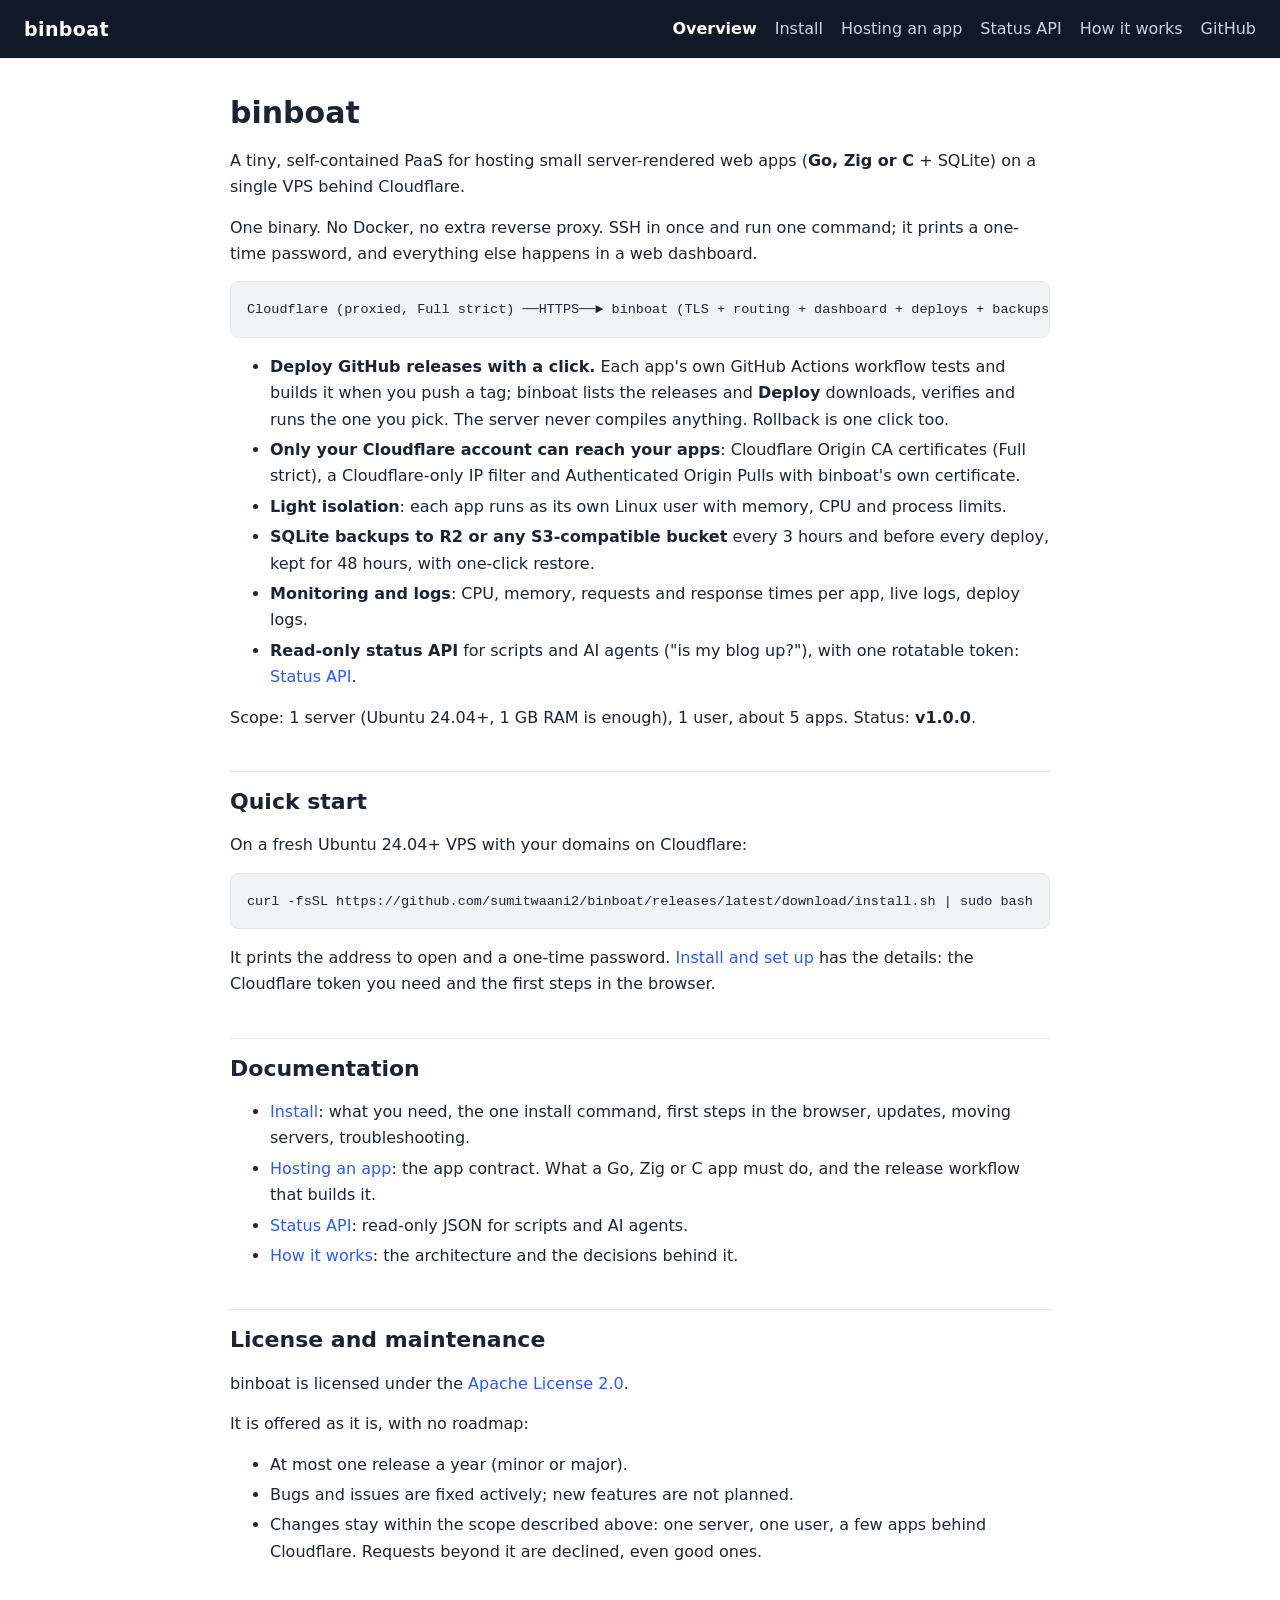
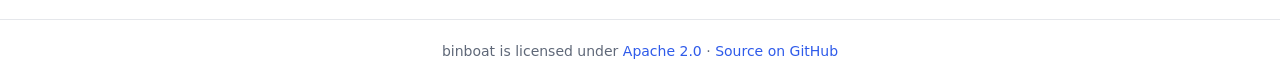
<file: site/index.html>
<!doctype html>
<html lang="en">
<head>
<meta charset="utf-8">
<meta name="viewport" content="width=device-width, initial-scale=1">
<title>binboat</title>
<meta name="description" content="A tiny single-binary PaaS for small SQLite web apps (Go, Zig or C) on one VPS behind Cloudflare.">
<link rel="stylesheet" href="style.css">
</head>
<body>
<header class="top">
  <a class="brand" href="index.html">binboat</a>
  <nav><a href="index.html" aria-current="page">Overview</a><a href="install.html">Install</a><a href="apps.html">Hosting an app</a><a href="api.html">Status API</a><a href="internals.html">How it works</a><a href="https://github.com/sumitwaani2/binboat" rel="noopener">GitHub</a></nav>
</header>
<main>
<h1 id="binboat">binboat</h1>
<p>A tiny, self-contained PaaS for hosting small server-rendered web apps (<strong>Go, Zig or C</strong> + SQLite) on a single VPS behind Cloudflare.</p>
<p>One binary. No Docker, no extra reverse proxy. SSH in once and run one command; it prints a one-time password, and everything else happens in a web dashboard.</p>
<pre><code>Cloudflare (proxied, Full strict) ──HTTPS──► binboat (TLS + routing + dashboard + deploys + backups) ──► your apps on 127.0.0.1
</code></pre>
<ul>
<li><strong>Deploy GitHub releases with a click.</strong> Each app's own GitHub Actions workflow tests and builds it when you push a tag; binboat lists the releases and <strong>Deploy</strong> downloads, verifies and runs the one you pick. The server never compiles anything. Rollback is one click too.</li>
<li><strong>Only your Cloudflare account can reach your apps</strong>: Cloudflare Origin CA certificates (Full strict), a Cloudflare-only IP filter and Authenticated Origin Pulls with binboat's own certificate.</li>
<li><strong>Light isolation</strong>: each app runs as its own Linux user with memory, CPU and process limits.</li>
<li><strong>SQLite backups to R2 or any S3-compatible bucket</strong> every 3 hours and before every deploy, kept for 48 hours, with one-click restore.</li>
<li><strong>Monitoring and logs</strong>: CPU, memory, requests and response times per app, live logs, deploy logs.</li>
<li><strong>Read-only status API</strong> for scripts and AI agents ("is my blog up?"), with one rotatable token: <a href="api.html">Status API</a>.</li>
</ul>
<p>Scope: 1 server (Ubuntu 24.04+, 1 GB RAM is enough), 1 user, about 5 apps. Status: <strong>v1.0.0</strong>.</p>
<h2 id="quick-start">Quick start</h2>
<p>On a fresh Ubuntu 24.04+ VPS with your domains on Cloudflare:</p>
<pre><code class="language-bash">curl -fsSL https://github.com/sumitwaani2/binboat/releases/latest/download/install.sh | sudo bash
</code></pre>
<p>It prints the address to open and a one-time password. <a href="install.html">Install and set up</a> has the details: the Cloudflare token you need and the first steps in the browser.</p>
<h2 id="documentation">Documentation</h2>
<ul>
<li><a href="install.html">Install</a>: what you need, the one install command, first steps in the browser, updates, moving servers, troubleshooting.</li>
<li><a href="apps.html">Hosting an app</a>: the app contract. What a Go, Zig or C app must do, and the release workflow that builds it.</li>
<li><a href="api.html">Status API</a>: read-only JSON for scripts and AI agents.</li>
<li><a href="internals.html">How it works</a>: the architecture and the decisions behind it.</li>
</ul>
<h2 id="license-and-maintenance">License and maintenance</h2>
<p>binboat is licensed under the <a href="https://github.com/sumitwaani2/binboat/blob/main/LICENSE" rel="noopener">Apache License 2.0</a>.</p>
<p>It is offered as it is, with no roadmap:</p>
<ul>
<li>At most one release a year (minor or major).</li>
<li>Bugs and issues are fixed actively; new features are not planned.</li>
<li>Changes stay within the scope described above: one server, one user, a few apps behind Cloudflare. Requests beyond it are declined, even good ones.</li>
</ul></main>
<footer>binboat is licensed under <a href="https://github.com/sumitwaani2/binboat/blob/main/LICENSE" rel="noopener">Apache 2.0</a> · <a href="https://github.com/sumitwaani2/binboat" rel="noopener">Source on GitHub</a></footer>
</body>
</html>
</file>
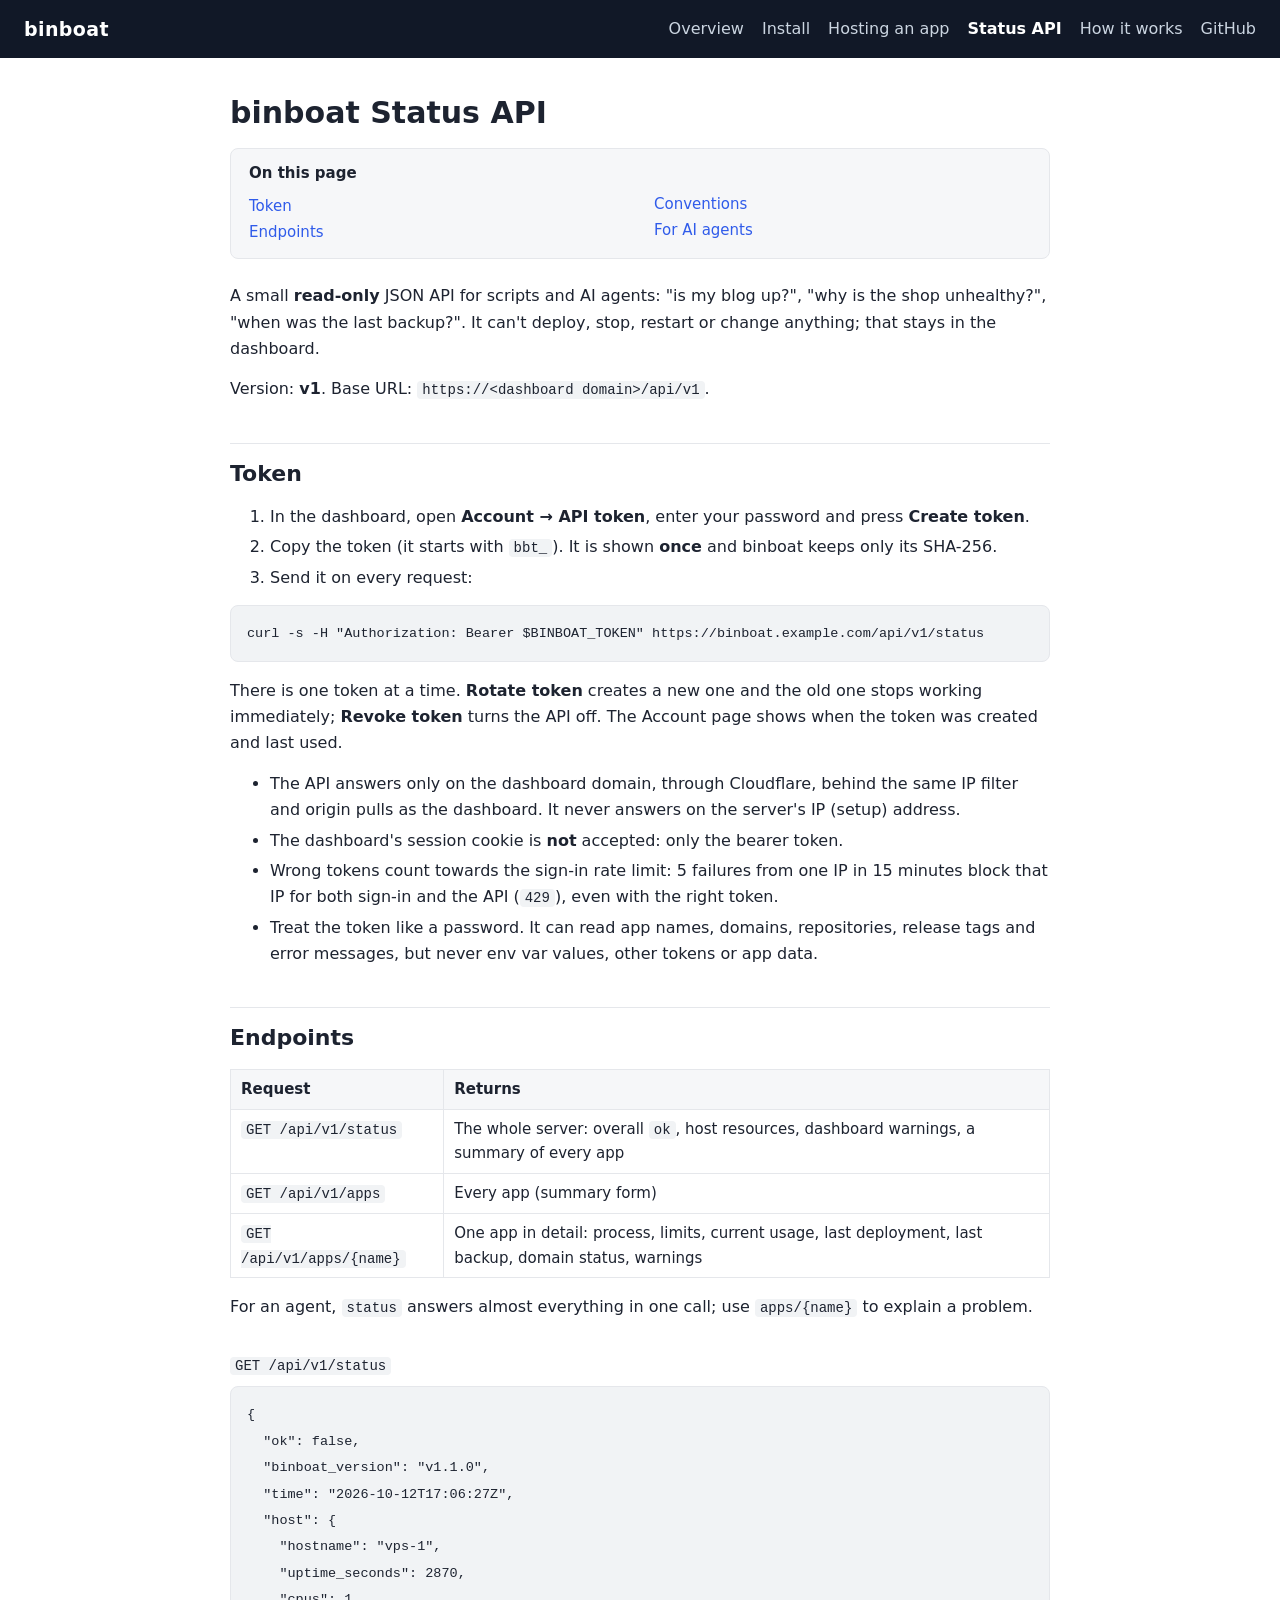
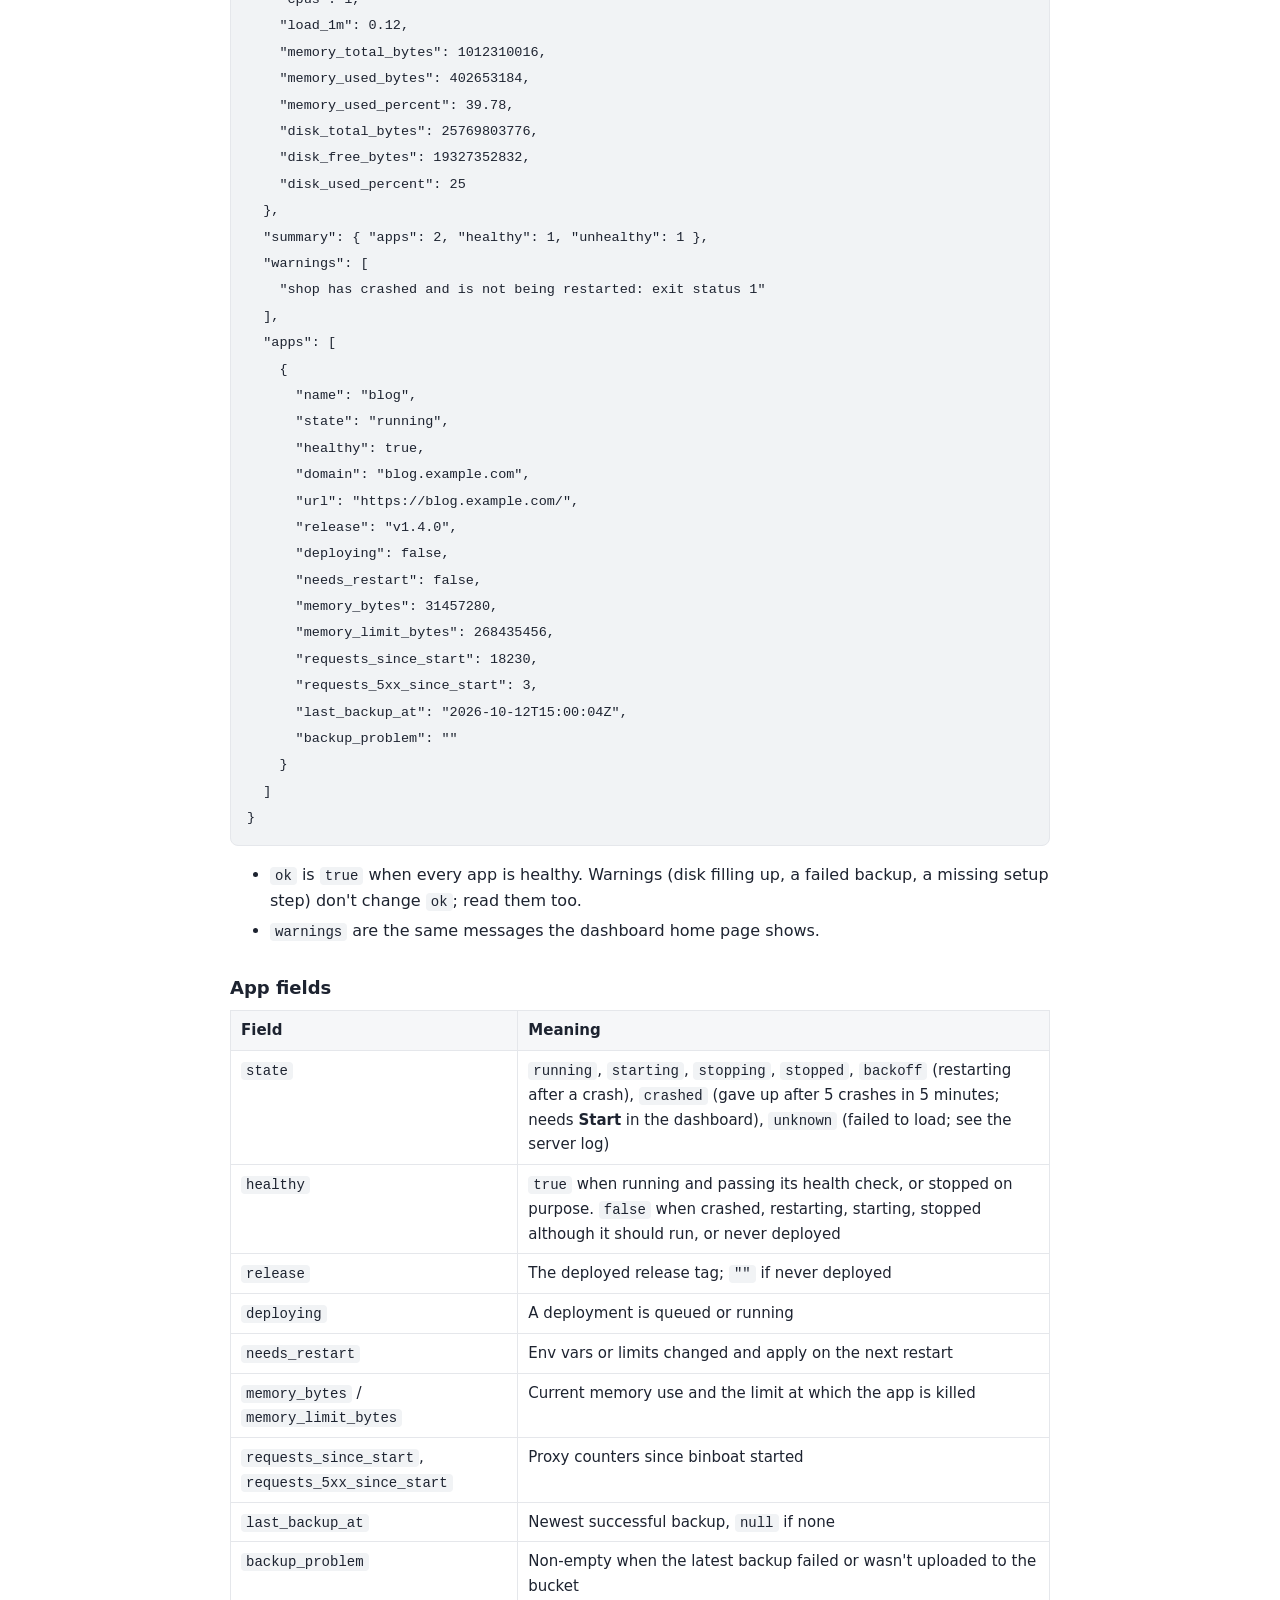
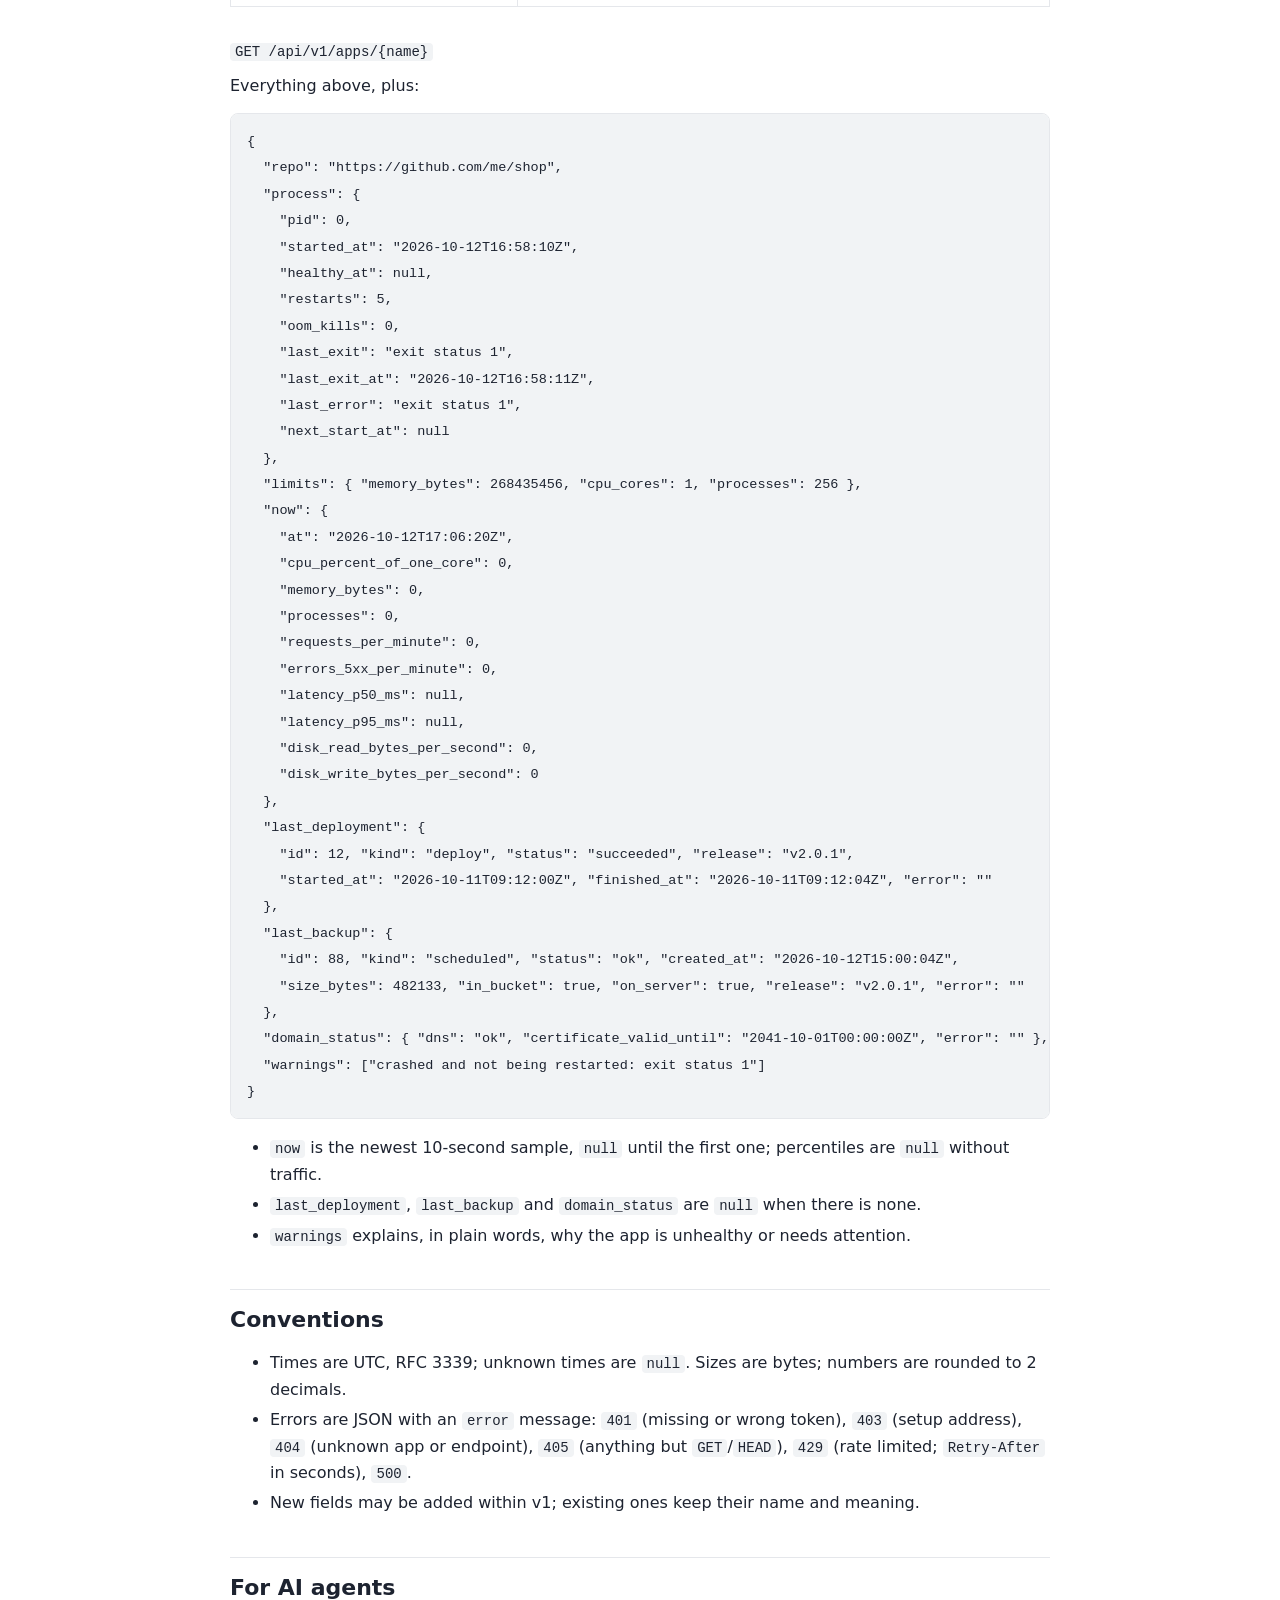
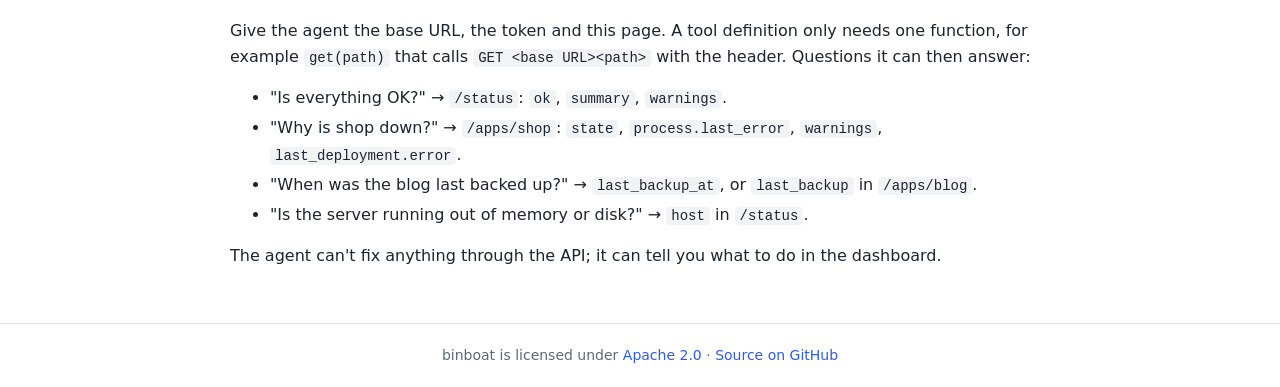
<file: site/api.html>
<!doctype html>
<html lang="en">
<head>
<meta charset="utf-8">
<meta name="viewport" content="width=device-width, initial-scale=1">
<title>Status API · binboat</title>
<meta name="description" content="binboat&#x27;s read-only status API for scripts and AI agents.">
<link rel="stylesheet" href="style.css">
</head>
<body>
<header class="top">
  <a class="brand" href="index.html">binboat</a>
  <nav><a href="index.html">Overview</a><a href="install.html">Install</a><a href="apps.html">Hosting an app</a><a href="api.html" aria-current="page">Status API</a><a href="internals.html">How it works</a><a href="https://github.com/sumitwaani2/binboat" rel="noopener">GitHub</a></nav>
</header>
<main>
<h1 id="binboat-status-api">binboat Status API</h1>
<nav class="toc" aria-label="On this page"><b>On this page</b><ul><li><a href="#token">Token</a></li><li><a href="#endpoints">Endpoints</a></li><li><a href="#conventions">Conventions</a></li><li><a href="#for-ai-agents">For AI agents</a></li></ul></nav>
<p>A small <strong>read-only</strong> JSON API for scripts and AI agents: "is my blog up?", "why is the shop unhealthy?", "when was the last backup?". It can't deploy, stop, restart or change anything; that stays in the dashboard.</p>
<p>Version: <strong>v1</strong>. Base URL: <code>https://&lt;dashboard domain&gt;/api/v1</code>.</p>
<h2 id="token">Token</h2>
<ol>
<li>In the dashboard, open <strong>Account → API token</strong>, enter your password and press <strong>Create token</strong>.</li>
<li>Copy the token (it starts with <code>bbt_</code>). It is shown <strong>once</strong> and binboat keeps only its SHA-256.</li>
<li>Send it on every request:</li>
</ol>
<pre><code class="language-bash">curl -s -H &quot;Authorization: Bearer $BINBOAT_TOKEN&quot; https://binboat.example.com/api/v1/status
</code></pre>
<p>There is one token at a time. <strong>Rotate token</strong> creates a new one and the old one stops working immediately; <strong>Revoke token</strong> turns the API off. The Account page shows when the token was created and last used.</p>
<ul>
<li>The API answers only on the dashboard domain, through Cloudflare, behind the same IP filter and origin pulls as the dashboard. It never answers on the server's IP (setup) address.</li>
<li>The dashboard's session cookie is <strong>not</strong> accepted: only the bearer token.</li>
<li>Wrong tokens count towards the sign-in rate limit: 5 failures from one IP in 15 minutes block that IP for both sign-in and the API (<code>429</code>), even with the right token.</li>
<li>Treat the token like a password. It can read app names, domains, repositories, release tags and error messages, but never env var values, other tokens or app data.</li>
</ul>
<h2 id="endpoints">Endpoints</h2>
<div class="table"><table>
<thead>
<tr>
<th>Request</th>
<th>Returns</th>
</tr>
</thead>
<tbody>
<tr>
<td><code>GET /api/v1/status</code></td>
<td>The whole server: overall <code>ok</code>, host resources, dashboard warnings, a summary of every app</td>
</tr>
<tr>
<td><code>GET /api/v1/apps</code></td>
<td>Every app (summary form)</td>
</tr>
<tr>
<td><code>GET /api/v1/apps/{name}</code></td>
<td>One app in detail: process, limits, current usage, last deployment, last backup, domain status, warnings</td>
</tr>
</tbody>
</table></div>
<p>For an agent, <code>status</code> answers almost everything in one call; use <code>apps/{name}</code> to explain a problem.</p>
<h3 id="get-apiv1status"><code>GET /api/v1/status</code></h3>
<pre><code class="language-json">{
  &quot;ok&quot;: false,
  &quot;binboat_version&quot;: &quot;v1.1.0&quot;,
  &quot;time&quot;: &quot;2026-10-12T17:06:27Z&quot;,
  &quot;host&quot;: {
    &quot;hostname&quot;: &quot;vps-1&quot;,
    &quot;uptime_seconds&quot;: 2870,
    &quot;cpus&quot;: 1,
    &quot;load_1m&quot;: 0.12,
    &quot;memory_total_bytes&quot;: 1012310016,
    &quot;memory_used_bytes&quot;: 402653184,
    &quot;memory_used_percent&quot;: 39.78,
    &quot;disk_total_bytes&quot;: 25769803776,
    &quot;disk_free_bytes&quot;: 19327352832,
    &quot;disk_used_percent&quot;: 25
  },
  &quot;summary&quot;: { &quot;apps&quot;: 2, &quot;healthy&quot;: 1, &quot;unhealthy&quot;: 1 },
  &quot;warnings&quot;: [
    &quot;shop has crashed and is not being restarted: exit status 1&quot;
  ],
  &quot;apps&quot;: [
    {
      &quot;name&quot;: &quot;blog&quot;,
      &quot;state&quot;: &quot;running&quot;,
      &quot;healthy&quot;: true,
      &quot;domain&quot;: &quot;blog.example.com&quot;,
      &quot;url&quot;: &quot;https://blog.example.com/&quot;,
      &quot;release&quot;: &quot;v1.4.0&quot;,
      &quot;deploying&quot;: false,
      &quot;needs_restart&quot;: false,
      &quot;memory_bytes&quot;: 31457280,
      &quot;memory_limit_bytes&quot;: 268435456,
      &quot;requests_since_start&quot;: 18230,
      &quot;requests_5xx_since_start&quot;: 3,
      &quot;last_backup_at&quot;: &quot;2026-10-12T15:00:04Z&quot;,
      &quot;backup_problem&quot;: &quot;&quot;
    }
  ]
}
</code></pre>
<ul>
<li><code>ok</code> is <code>true</code> when every app is healthy. Warnings (disk filling up, a failed backup, a missing setup step) don't change <code>ok</code>; read them too.</li>
<li><code>warnings</code> are the same messages the dashboard home page shows.</li>
</ul>
<h3 id="app-fields">App fields</h3>
<div class="table"><table>
<thead>
<tr>
<th>Field</th>
<th>Meaning</th>
</tr>
</thead>
<tbody>
<tr>
<td><code>state</code></td>
<td><code>running</code>, <code>starting</code>, <code>stopping</code>, <code>stopped</code>, <code>backoff</code> (restarting after a crash), <code>crashed</code> (gave up after 5 crashes in 5 minutes; needs <strong>Start</strong> in the dashboard), <code>unknown</code> (failed to load; see the server log)</td>
</tr>
<tr>
<td><code>healthy</code></td>
<td><code>true</code> when running and passing its health check, or stopped on purpose. <code>false</code> when crashed, restarting, starting, stopped although it should run, or never deployed</td>
</tr>
<tr>
<td><code>release</code></td>
<td>The deployed release tag; <code>""</code> if never deployed</td>
</tr>
<tr>
<td><code>deploying</code></td>
<td>A deployment is queued or running</td>
</tr>
<tr>
<td><code>needs_restart</code></td>
<td>Env vars or limits changed and apply on the next restart</td>
</tr>
<tr>
<td><code>memory_bytes</code> / <code>memory_limit_bytes</code></td>
<td>Current memory use and the limit at which the app is killed</td>
</tr>
<tr>
<td><code>requests_since_start</code>, <code>requests_5xx_since_start</code></td>
<td>Proxy counters since binboat started</td>
</tr>
<tr>
<td><code>last_backup_at</code></td>
<td>Newest successful backup, <code>null</code> if none</td>
</tr>
<tr>
<td><code>backup_problem</code></td>
<td>Non-empty when the latest backup failed or wasn't uploaded to the bucket</td>
</tr>
</tbody>
</table></div>
<h3 id="get-apiv1appsname"><code>GET /api/v1/apps/{name}</code></h3>
<p>Everything above, plus:</p>
<pre><code class="language-json">{
  &quot;repo&quot;: &quot;https://github.com/me/shop&quot;,
  &quot;process&quot;: {
    &quot;pid&quot;: 0,
    &quot;started_at&quot;: &quot;2026-10-12T16:58:10Z&quot;,
    &quot;healthy_at&quot;: null,
    &quot;restarts&quot;: 5,
    &quot;oom_kills&quot;: 0,
    &quot;last_exit&quot;: &quot;exit status 1&quot;,
    &quot;last_exit_at&quot;: &quot;2026-10-12T16:58:11Z&quot;,
    &quot;last_error&quot;: &quot;exit status 1&quot;,
    &quot;next_start_at&quot;: null
  },
  &quot;limits&quot;: { &quot;memory_bytes&quot;: 268435456, &quot;cpu_cores&quot;: 1, &quot;processes&quot;: 256 },
  &quot;now&quot;: {
    &quot;at&quot;: &quot;2026-10-12T17:06:20Z&quot;,
    &quot;cpu_percent_of_one_core&quot;: 0,
    &quot;memory_bytes&quot;: 0,
    &quot;processes&quot;: 0,
    &quot;requests_per_minute&quot;: 0,
    &quot;errors_5xx_per_minute&quot;: 0,
    &quot;latency_p50_ms&quot;: null,
    &quot;latency_p95_ms&quot;: null,
    &quot;disk_read_bytes_per_second&quot;: 0,
    &quot;disk_write_bytes_per_second&quot;: 0
  },
  &quot;last_deployment&quot;: {
    &quot;id&quot;: 12, &quot;kind&quot;: &quot;deploy&quot;, &quot;status&quot;: &quot;succeeded&quot;, &quot;release&quot;: &quot;v2.0.1&quot;,
    &quot;started_at&quot;: &quot;2026-10-11T09:12:00Z&quot;, &quot;finished_at&quot;: &quot;2026-10-11T09:12:04Z&quot;, &quot;error&quot;: &quot;&quot;
  },
  &quot;last_backup&quot;: {
    &quot;id&quot;: 88, &quot;kind&quot;: &quot;scheduled&quot;, &quot;status&quot;: &quot;ok&quot;, &quot;created_at&quot;: &quot;2026-10-12T15:00:04Z&quot;,
    &quot;size_bytes&quot;: 482133, &quot;in_bucket&quot;: true, &quot;on_server&quot;: true, &quot;release&quot;: &quot;v2.0.1&quot;, &quot;error&quot;: &quot;&quot;
  },
  &quot;domain_status&quot;: { &quot;dns&quot;: &quot;ok&quot;, &quot;certificate_valid_until&quot;: &quot;2041-10-01T00:00:00Z&quot;, &quot;error&quot;: &quot;&quot; },
  &quot;warnings&quot;: [&quot;crashed and not being restarted: exit status 1&quot;]
}
</code></pre>
<ul>
<li><code>now</code> is the newest 10-second sample, <code>null</code> until the first one; percentiles are <code>null</code> without traffic.</li>
<li><code>last_deployment</code>, <code>last_backup</code> and <code>domain_status</code> are <code>null</code> when there is none.</li>
<li><code>warnings</code> explains, in plain words, why the app is unhealthy or needs attention.</li>
</ul>
<h2 id="conventions">Conventions</h2>
<ul>
<li>Times are UTC, RFC 3339; unknown times are <code>null</code>. Sizes are bytes; numbers are rounded to 2 decimals.</li>
<li>Errors are JSON with an <code>error</code> message: <code>401</code> (missing or wrong token), <code>403</code> (setup address), <code>404</code> (unknown app or endpoint), <code>405</code> (anything but <code>GET</code>/<code>HEAD</code>), <code>429</code> (rate limited; <code>Retry-After</code> in seconds), <code>500</code>.</li>
<li>New fields may be added within v1; existing ones keep their name and meaning.</li>
</ul>
<h2 id="for-ai-agents">For AI agents</h2>
<p>Give the agent the base URL, the token and this page. A tool definition only needs one function, for example <code>get(path)</code> that calls <code>GET &lt;base URL&gt;&lt;path&gt;</code> with the header. Questions it can then answer:</p>
<ul>
<li>"Is everything OK?" → <code>/status</code>: <code>ok</code>, <code>summary</code>, <code>warnings</code>.</li>
<li>"Why is shop down?" → <code>/apps/shop</code>: <code>state</code>, <code>process.last_error</code>, <code>warnings</code>, <code>last_deployment.error</code>.</li>
<li>"When was the blog last backed up?" → <code>last_backup_at</code>, or <code>last_backup</code> in <code>/apps/blog</code>.</li>
<li>"Is the server running out of memory or disk?" → <code>host</code> in <code>/status</code>.</li>
</ul>
<p>The agent can't fix anything through the API; it can tell you what to do in the dashboard.</p></main>
<footer>binboat is licensed under <a href="https://github.com/sumitwaani2/binboat/blob/main/LICENSE" rel="noopener">Apache 2.0</a> · <a href="https://github.com/sumitwaani2/binboat" rel="noopener">Source on GitHub</a></footer>
</body>
</html>
</file>
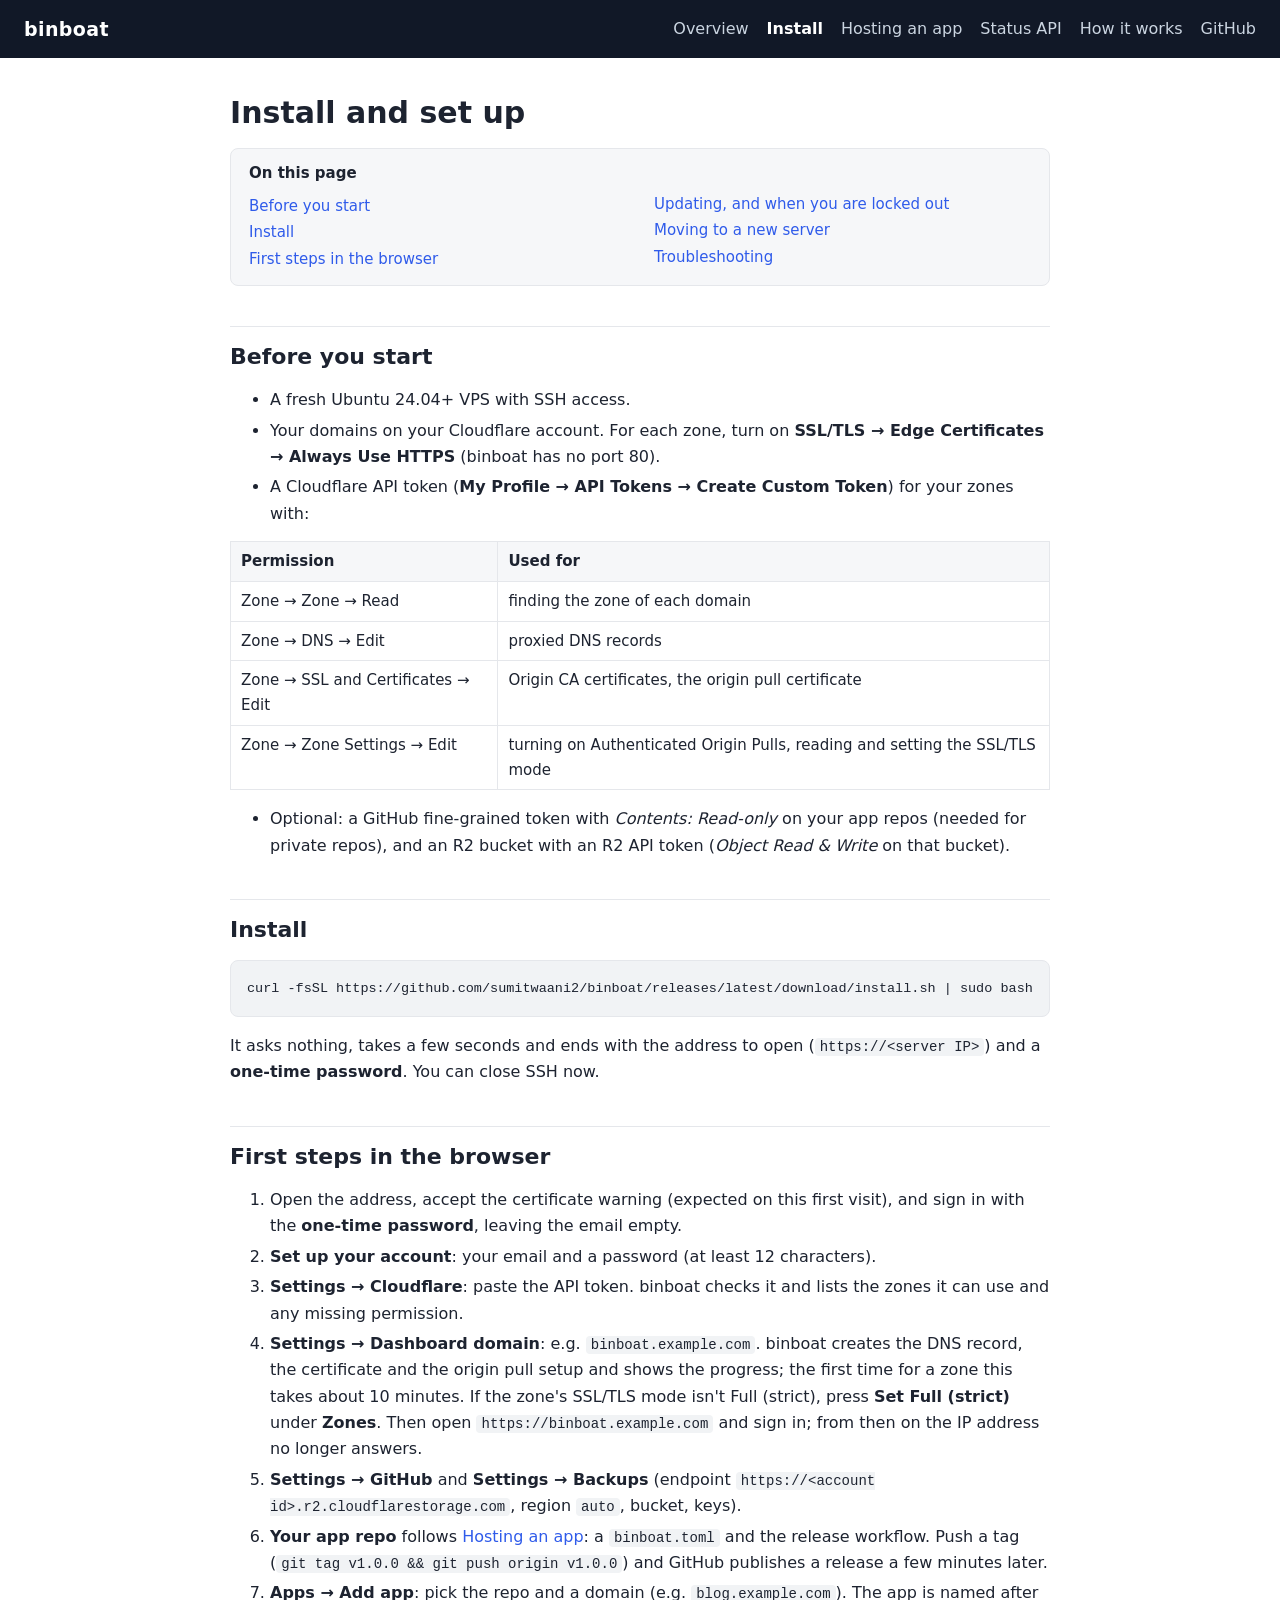
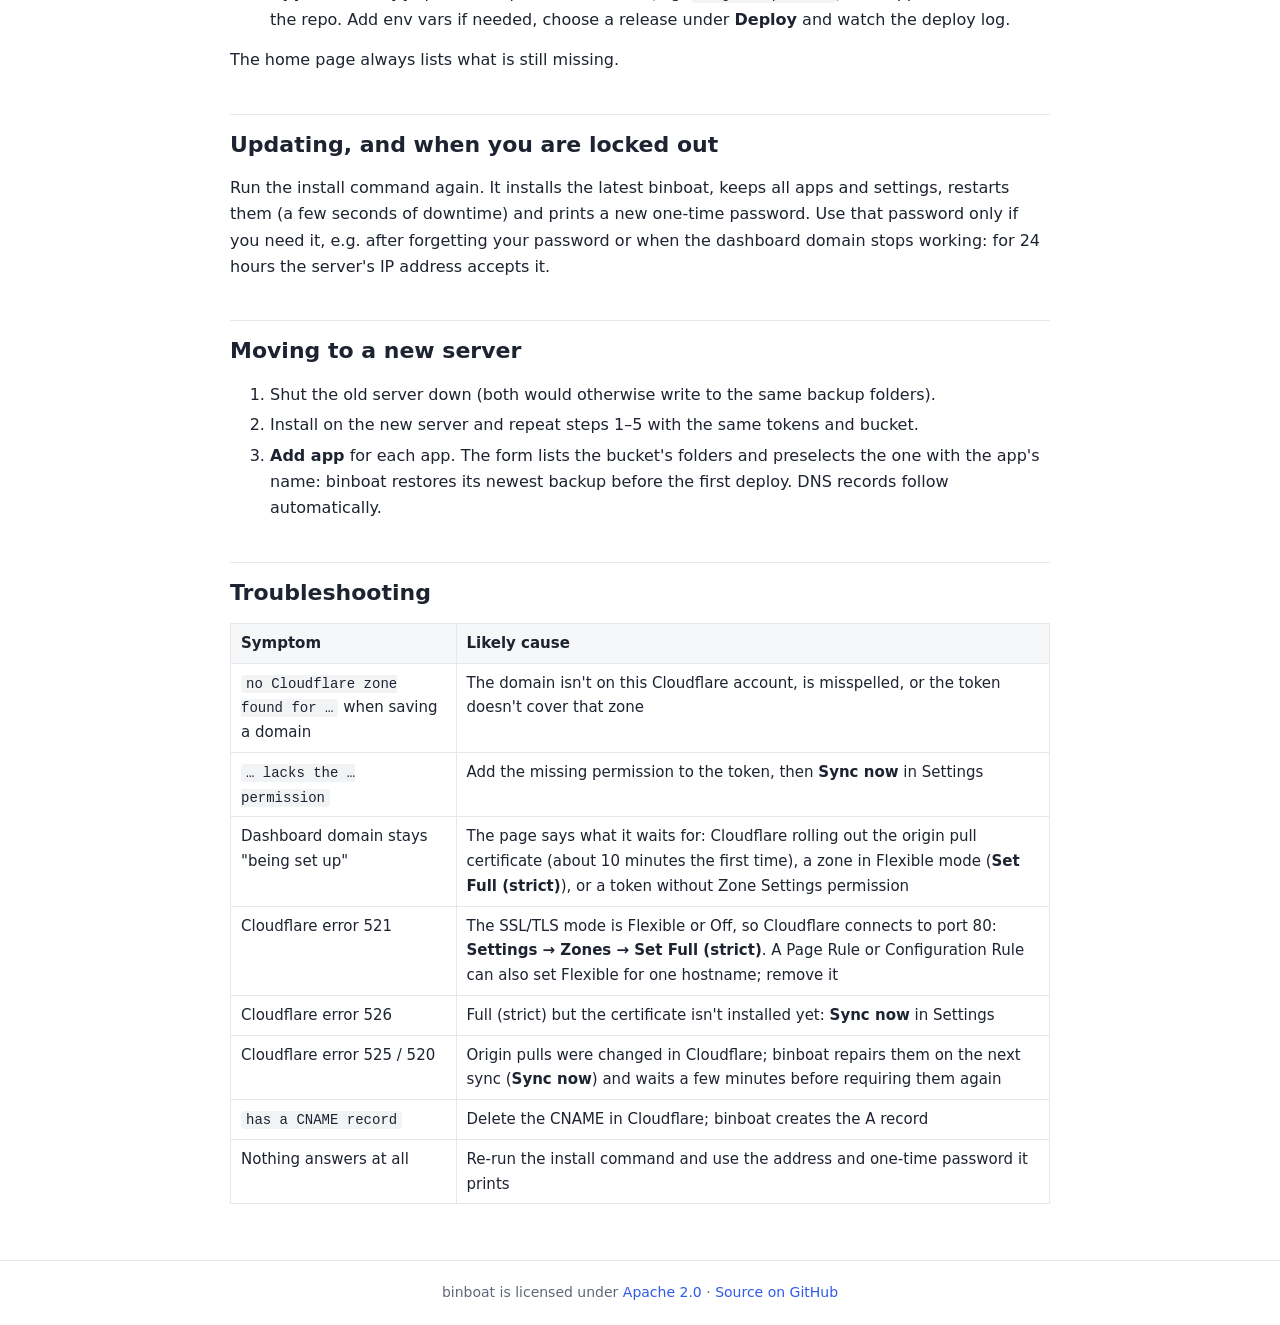
<file: site/install.html>
<!doctype html>
<html lang="en">
<head>
<meta charset="utf-8">
<meta name="viewport" content="width=device-width, initial-scale=1">
<title>Install · binboat</title>
<meta name="description" content="Install binboat on an Ubuntu VPS, set it up in the browser, update it and fix common problems.">
<link rel="stylesheet" href="style.css">
</head>
<body>
<header class="top">
  <a class="brand" href="index.html">binboat</a>
  <nav><a href="index.html">Overview</a><a href="install.html" aria-current="page">Install</a><a href="apps.html">Hosting an app</a><a href="api.html">Status API</a><a href="internals.html">How it works</a><a href="https://github.com/sumitwaani2/binboat" rel="noopener">GitHub</a></nav>
</header>
<main>
<h1 id="install-and-set-up">Install and set up</h1>
<nav class="toc" aria-label="On this page"><b>On this page</b><ul><li><a href="#before-you-start">Before you start</a></li><li><a href="#install">Install</a></li><li><a href="#first-steps-in-the-browser">First steps in the browser</a></li><li><a href="#updating-and-when-you-are-locked-out">Updating, and when you are locked out</a></li><li><a href="#moving-to-a-new-server">Moving to a new server</a></li><li><a href="#troubleshooting">Troubleshooting</a></li></ul></nav>
<h2 id="before-you-start">Before you start</h2>
<ul>
<li>A fresh Ubuntu 24.04+ VPS with SSH access.</li>
<li>Your domains on your Cloudflare account. For each zone, turn on <strong>SSL/TLS → Edge Certificates → Always Use HTTPS</strong> (binboat has no port 80).</li>
<li>A Cloudflare API token (<strong>My Profile → API Tokens → Create Custom Token</strong>) for your zones with:</li>
</ul>
<div class="table"><table>
<thead>
<tr>
<th>Permission</th>
<th>Used for</th>
</tr>
</thead>
<tbody>
<tr>
<td>Zone → Zone → Read</td>
<td>finding the zone of each domain</td>
</tr>
<tr>
<td>Zone → DNS → Edit</td>
<td>proxied DNS records</td>
</tr>
<tr>
<td>Zone → SSL and Certificates → Edit</td>
<td>Origin CA certificates, the origin pull certificate</td>
</tr>
<tr>
<td>Zone → Zone Settings → Edit</td>
<td>turning on Authenticated Origin Pulls, reading and setting the SSL/TLS mode</td>
</tr>
</tbody>
</table></div>
<ul>
<li>Optional: a GitHub fine-grained token with <em>Contents: Read-only</em> on your app repos (needed for private repos), and an R2 bucket with an R2 API token (<em>Object Read &amp; Write</em> on that bucket).</li>
</ul>
<h2 id="install">Install</h2>
<pre><code class="language-bash">curl -fsSL https://github.com/sumitwaani2/binboat/releases/latest/download/install.sh | sudo bash
</code></pre>
<p>It asks nothing, takes a few seconds and ends with the address to open (<code>https://&lt;server IP&gt;</code>) and a <strong>one-time password</strong>. You can close SSH now.</p>
<h2 id="first-steps-in-the-browser">First steps in the browser</h2>
<ol>
<li>Open the address, accept the certificate warning (expected on this first visit), and sign in with the <strong>one-time password</strong>, leaving the email empty.</li>
<li><strong>Set up your account</strong>: your email and a password (at least 12 characters).</li>
<li><strong>Settings → Cloudflare</strong>: paste the API token. binboat checks it and lists the zones it can use and any missing permission.</li>
<li><strong>Settings → Dashboard domain</strong>: e.g. <code>binboat.example.com</code>. binboat creates the DNS record, the certificate and the origin pull setup and shows the progress; the first time for a zone this takes about 10 minutes. If the zone's SSL/TLS mode isn't Full (strict), press <strong>Set Full (strict)</strong> under <strong>Zones</strong>. Then open <code>https://binboat.example.com</code> and sign in; from then on the IP address no longer answers.</li>
<li><strong>Settings → GitHub</strong> and <strong>Settings → Backups</strong> (endpoint <code>https://&lt;account id&gt;.r2.cloudflarestorage.com</code>, region <code>auto</code>, bucket, keys).</li>
<li><strong>Your app repo</strong> follows <a href="apps.html">Hosting an app</a>: a <code>binboat.toml</code> and the release workflow. Push a tag (<code>git tag v1.0.0 &amp;&amp; git push origin v1.0.0</code>) and GitHub publishes a release a few minutes later.</li>
<li><strong>Apps → Add app</strong>: pick the repo and a domain (e.g. <code>blog.example.com</code>). The app is named after the repo. Add env vars if needed, choose a release under <strong>Deploy</strong> and watch the deploy log.</li>
</ol>
<p>The home page always lists what is still missing.</p>
<h2 id="updating-and-when-you-are-locked-out">Updating, and when you are locked out</h2>
<p>Run the install command again. It installs the latest binboat, keeps all apps and settings, restarts them (a few seconds of downtime) and prints a new one-time password. Use that password only if you need it, e.g. after forgetting your password or when the dashboard domain stops working: for 24 hours the server's IP address accepts it.</p>
<h2 id="moving-to-a-new-server">Moving to a new server</h2>
<ol>
<li>Shut the old server down (both would otherwise write to the same backup folders).</li>
<li>Install on the new server and repeat steps 1–5 with the same tokens and bucket.</li>
<li><strong>Add app</strong> for each app. The form lists the bucket's folders and preselects the one with the app's name: binboat restores its newest backup before the first deploy. DNS records follow automatically.</li>
</ol>
<h2 id="troubleshooting">Troubleshooting</h2>
<div class="table"><table>
<thead>
<tr>
<th>Symptom</th>
<th>Likely cause</th>
</tr>
</thead>
<tbody>
<tr>
<td><code>no Cloudflare zone found for …</code> when saving a domain</td>
<td>The domain isn't on this Cloudflare account, is misspelled, or the token doesn't cover that zone</td>
</tr>
<tr>
<td><code>… lacks the … permission</code></td>
<td>Add the missing permission to the token, then <strong>Sync now</strong> in Settings</td>
</tr>
<tr>
<td>Dashboard domain stays "being set up"</td>
<td>The page says what it waits for: Cloudflare rolling out the origin pull certificate (about 10 minutes the first time), a zone in Flexible mode (<strong>Set Full (strict)</strong>), or a token without Zone Settings permission</td>
</tr>
<tr>
<td>Cloudflare error 521</td>
<td>The SSL/TLS mode is Flexible or Off, so Cloudflare connects to port 80: <strong>Settings → Zones → Set Full (strict)</strong>. A Page Rule or Configuration Rule can also set Flexible for one hostname; remove it</td>
</tr>
<tr>
<td>Cloudflare error 526</td>
<td>Full (strict) but the certificate isn't installed yet: <strong>Sync now</strong> in Settings</td>
</tr>
<tr>
<td>Cloudflare error 525 / 520</td>
<td>Origin pulls were changed in Cloudflare; binboat repairs them on the next sync (<strong>Sync now</strong>) and waits a few minutes before requiring them again</td>
</tr>
<tr>
<td><code>has a CNAME record</code></td>
<td>Delete the CNAME in Cloudflare; binboat creates the A record</td>
</tr>
<tr>
<td>Nothing answers at all</td>
<td>Re-run the install command and use the address and one-time password it prints</td>
</tr>
</tbody>
</table></div></main>
<footer>binboat is licensed under <a href="https://github.com/sumitwaani2/binboat/blob/main/LICENSE" rel="noopener">Apache 2.0</a> · <a href="https://github.com/sumitwaani2/binboat" rel="noopener">Source on GitHub</a></footer>
</body>
</html>
</file>
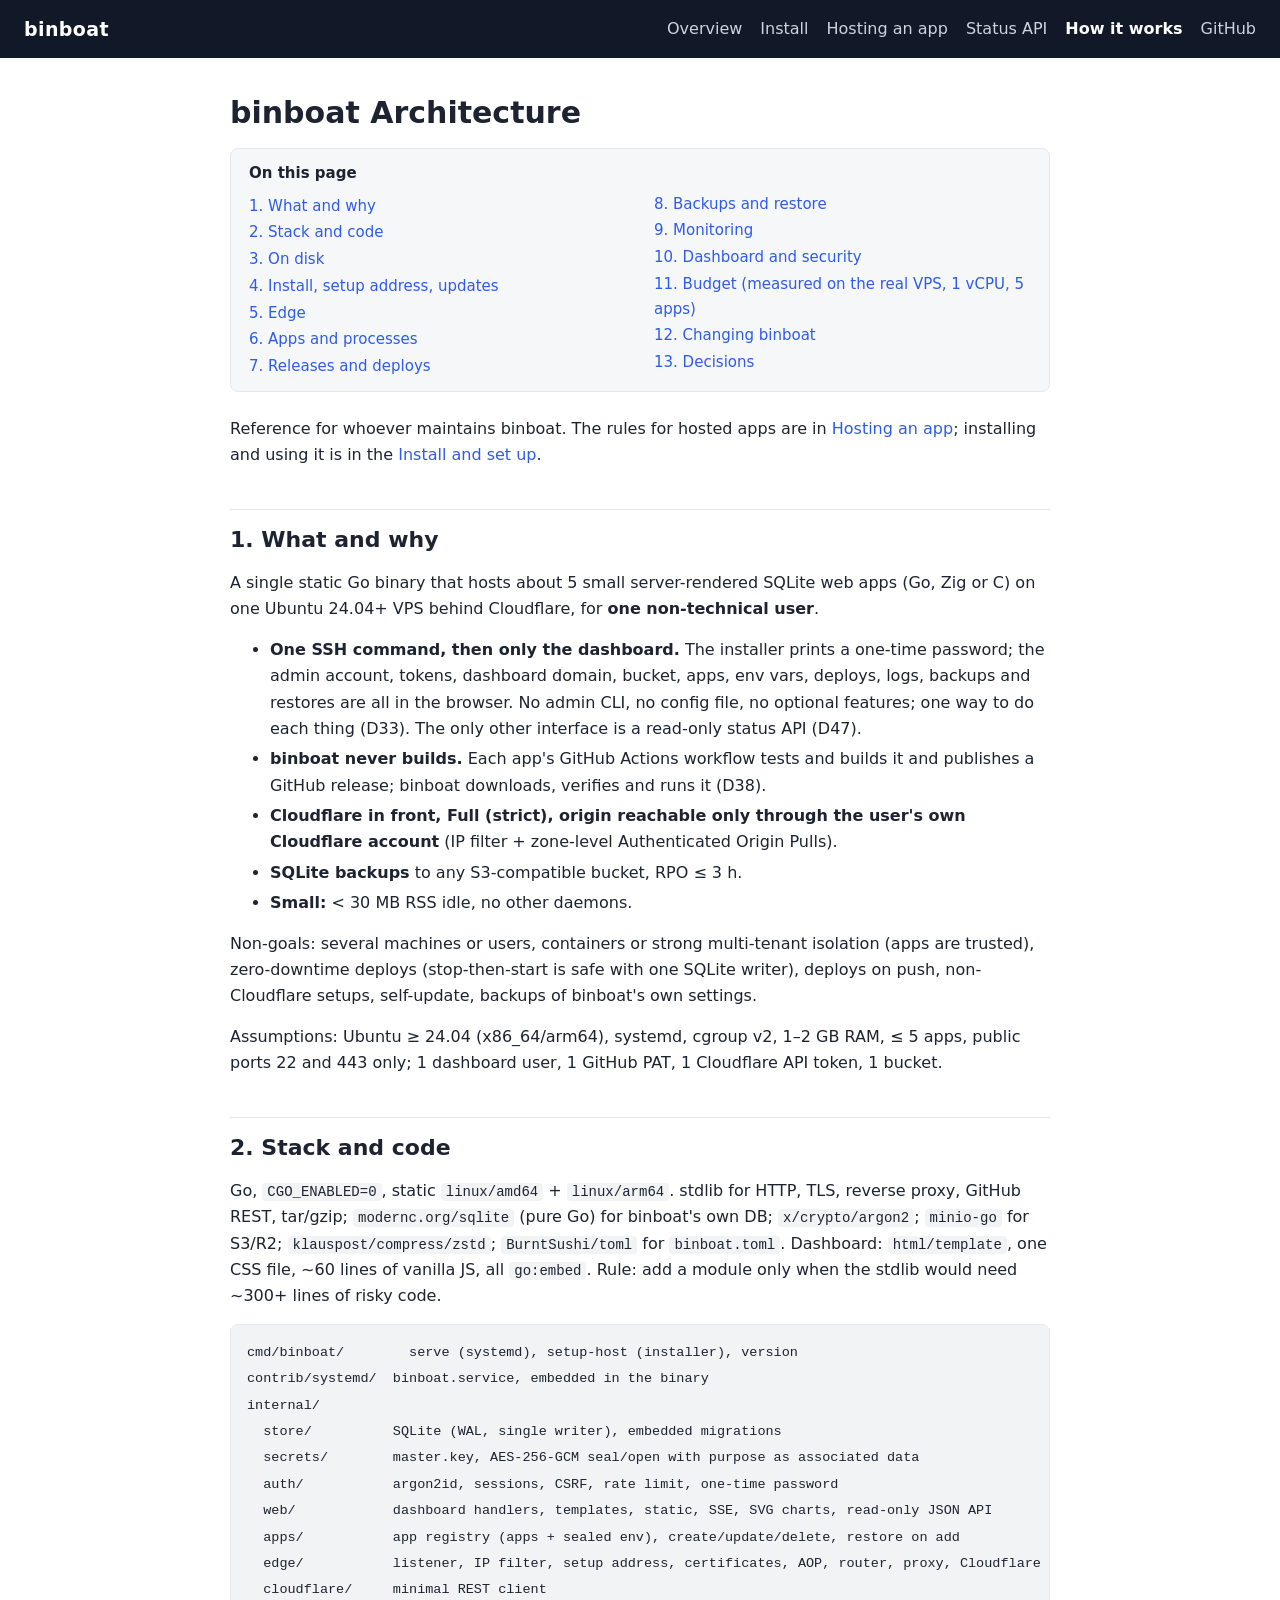
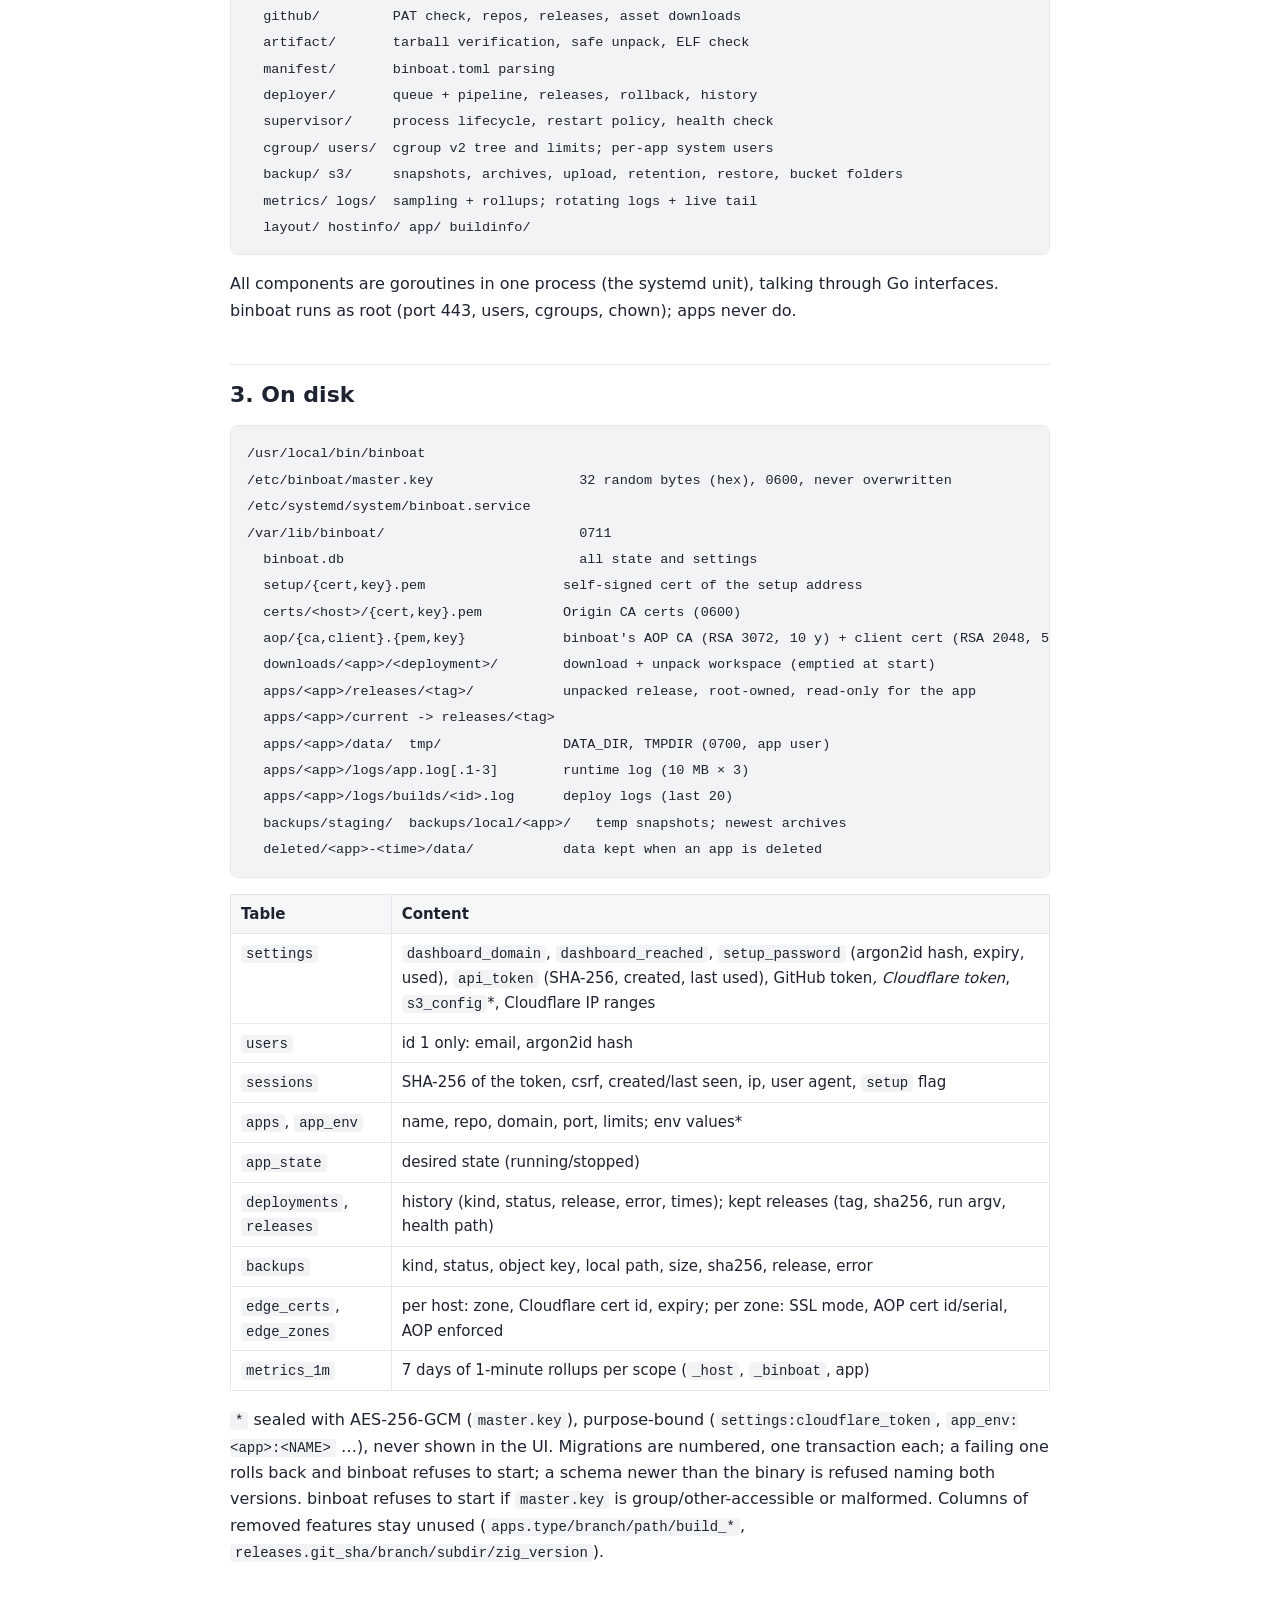
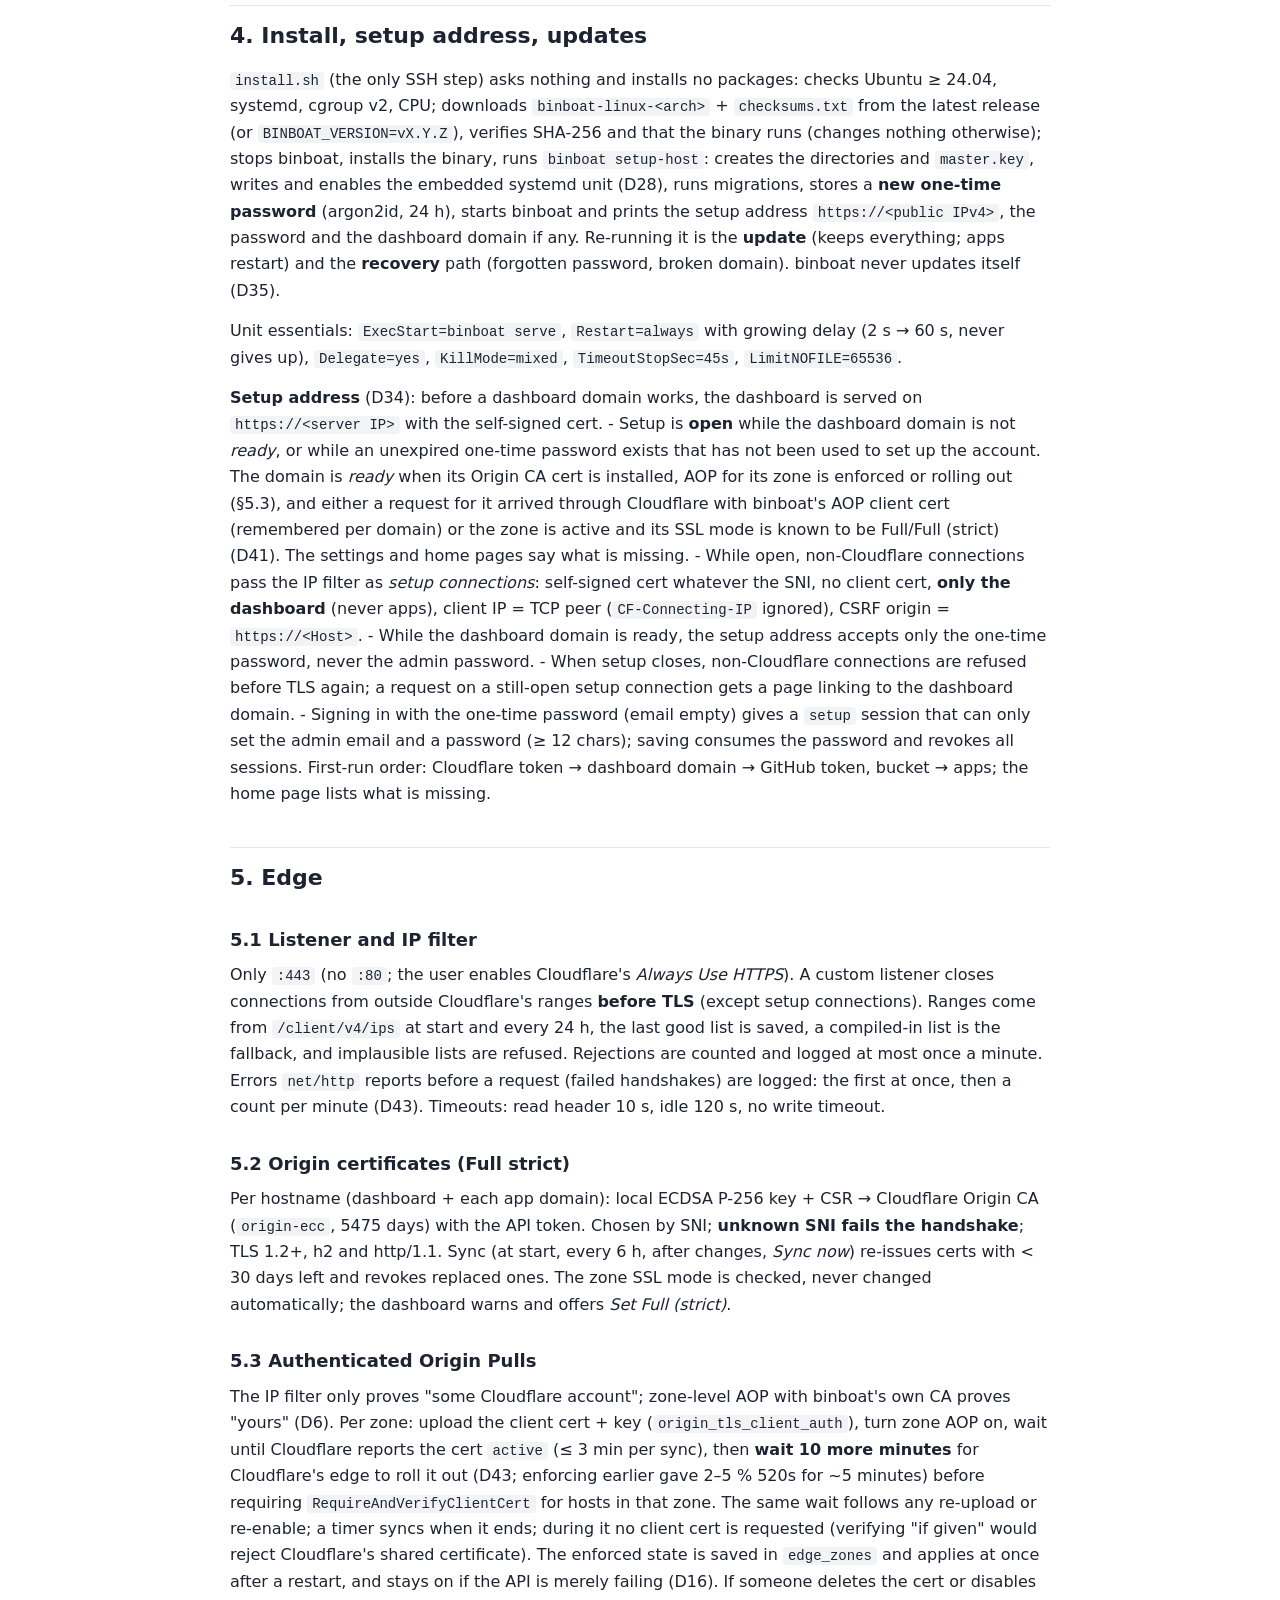
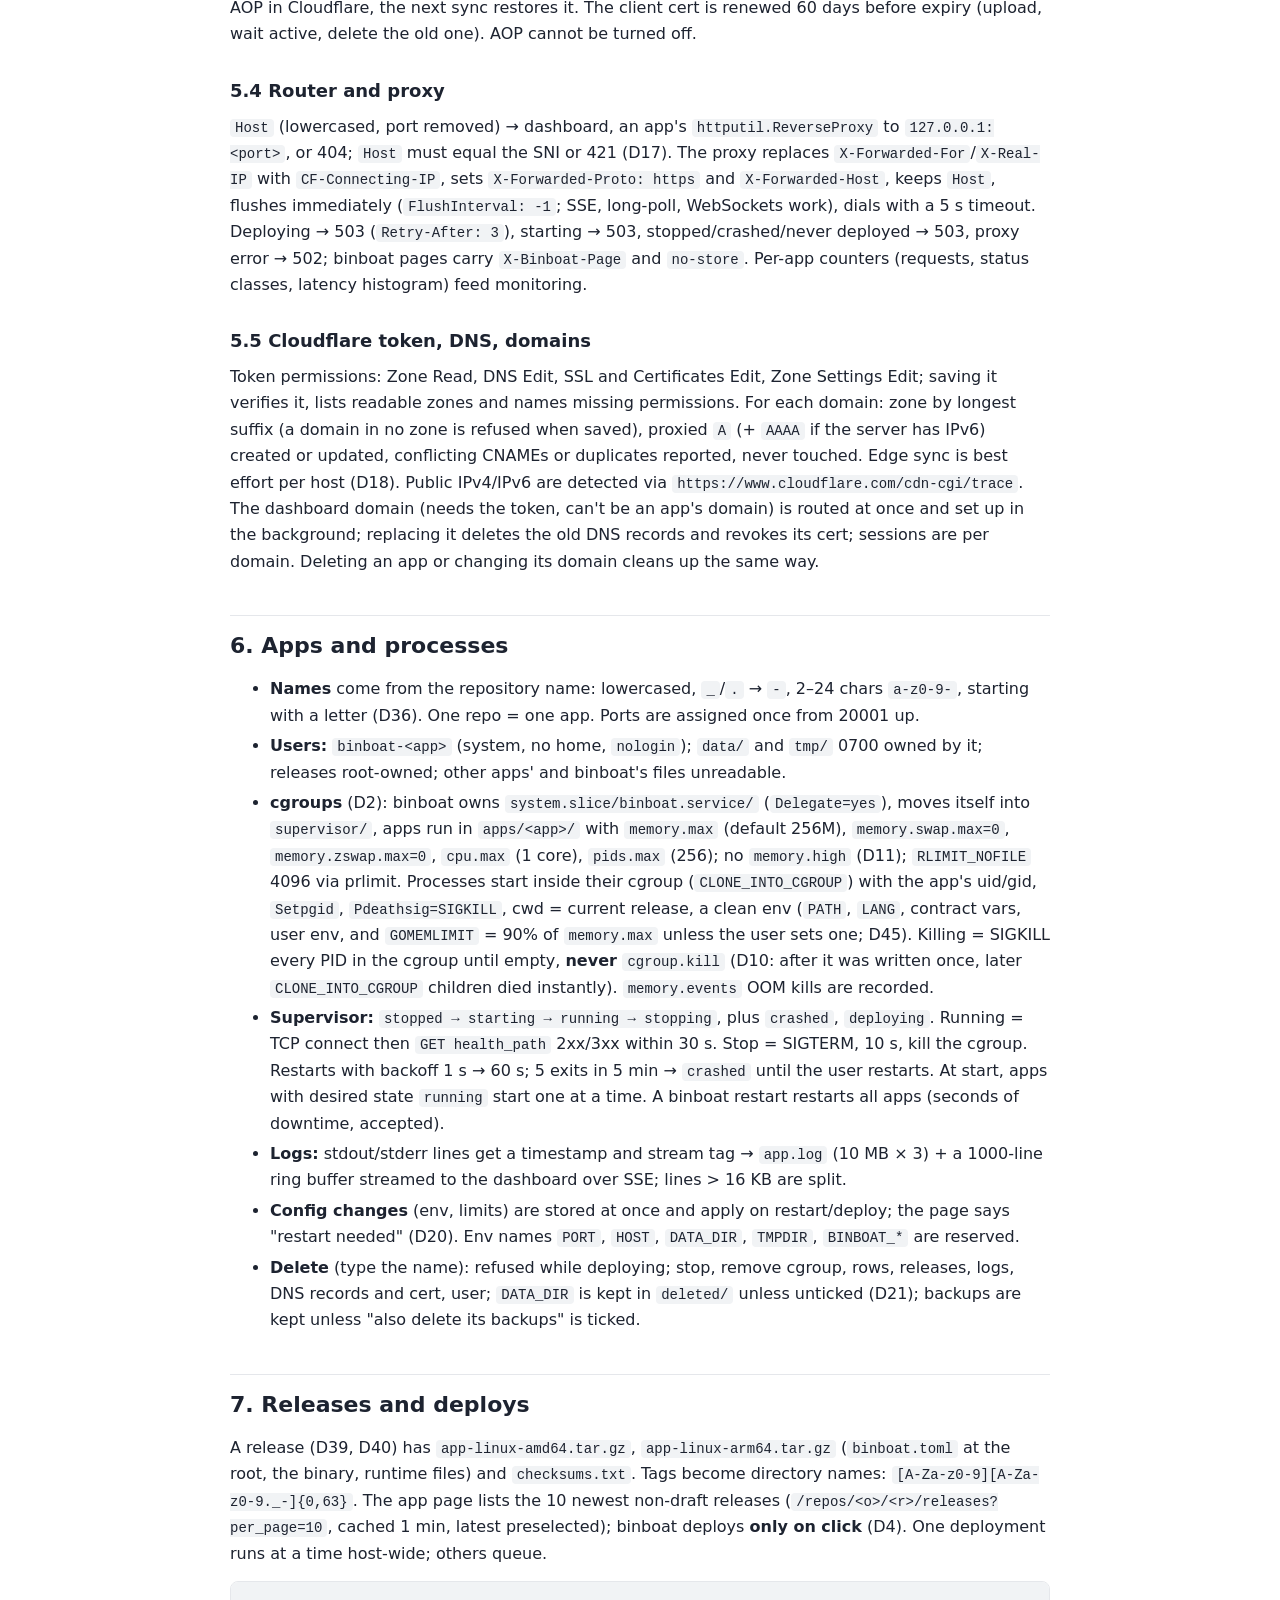
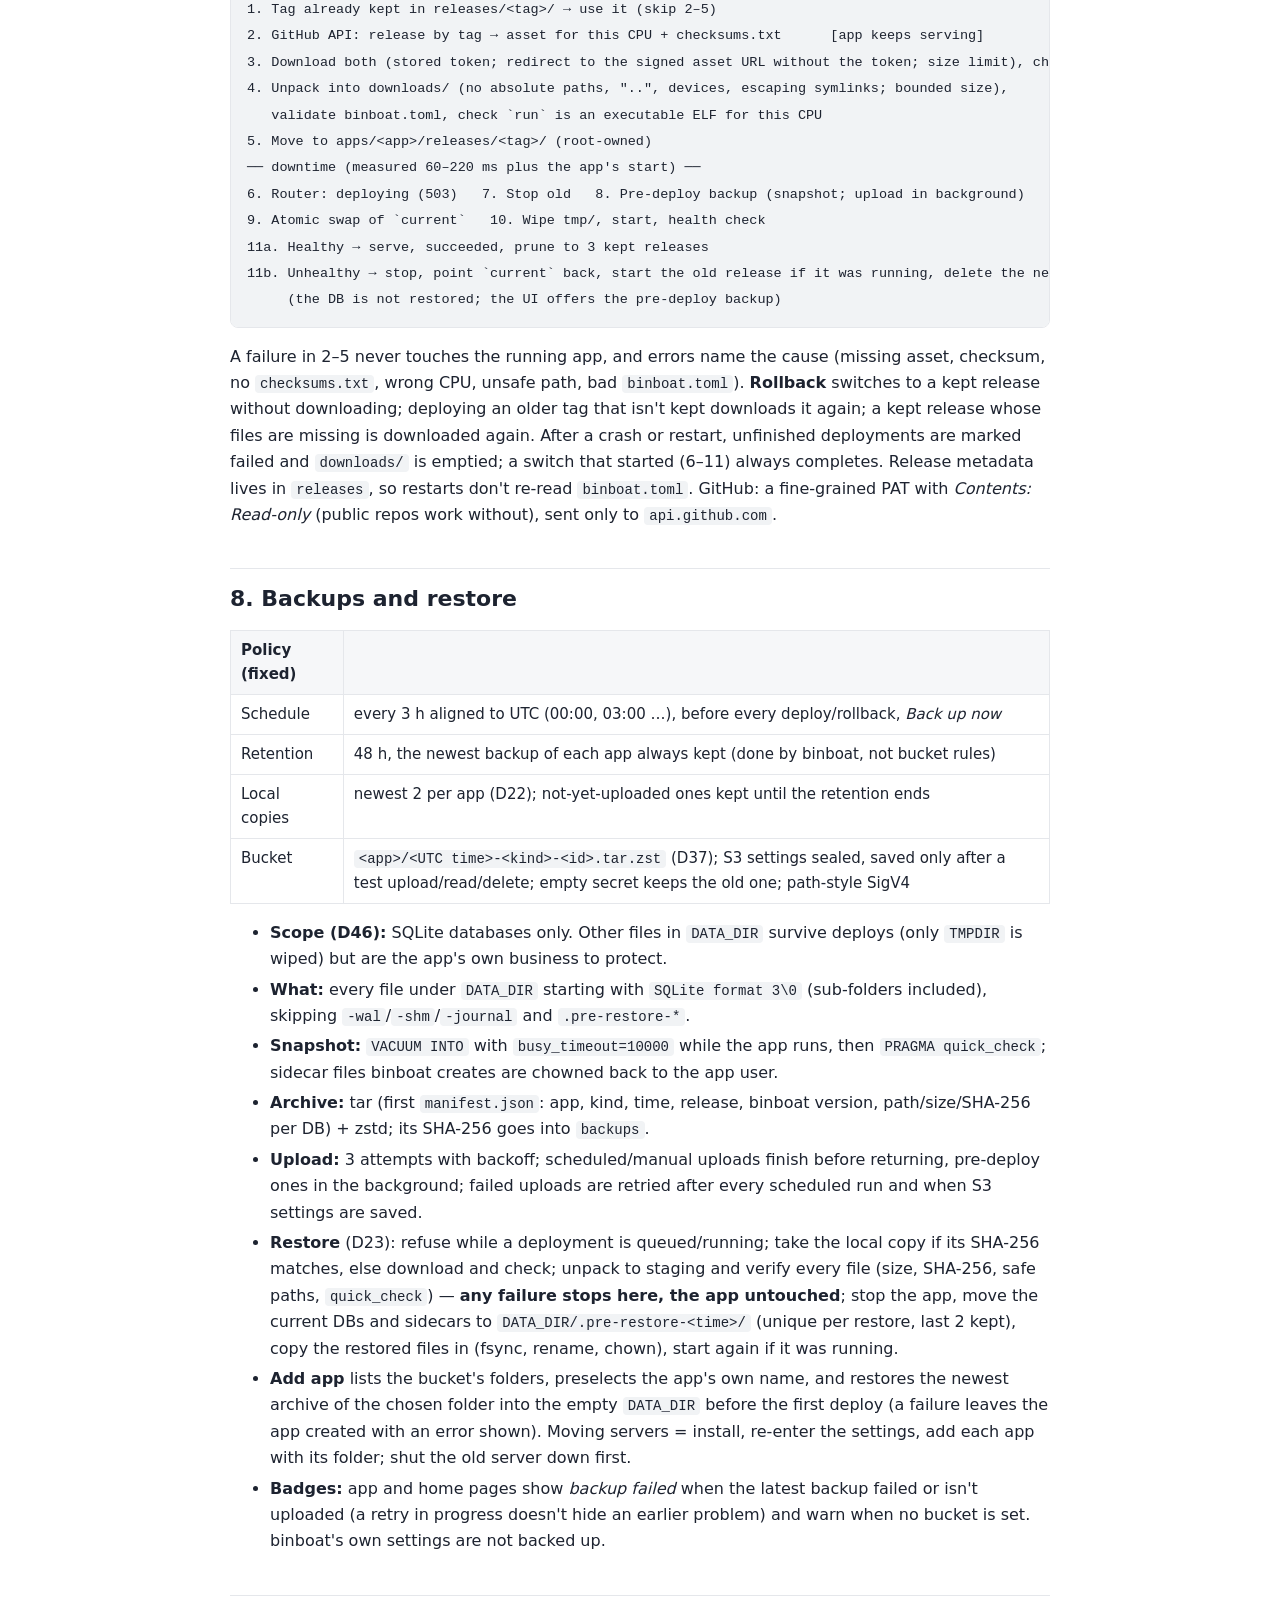
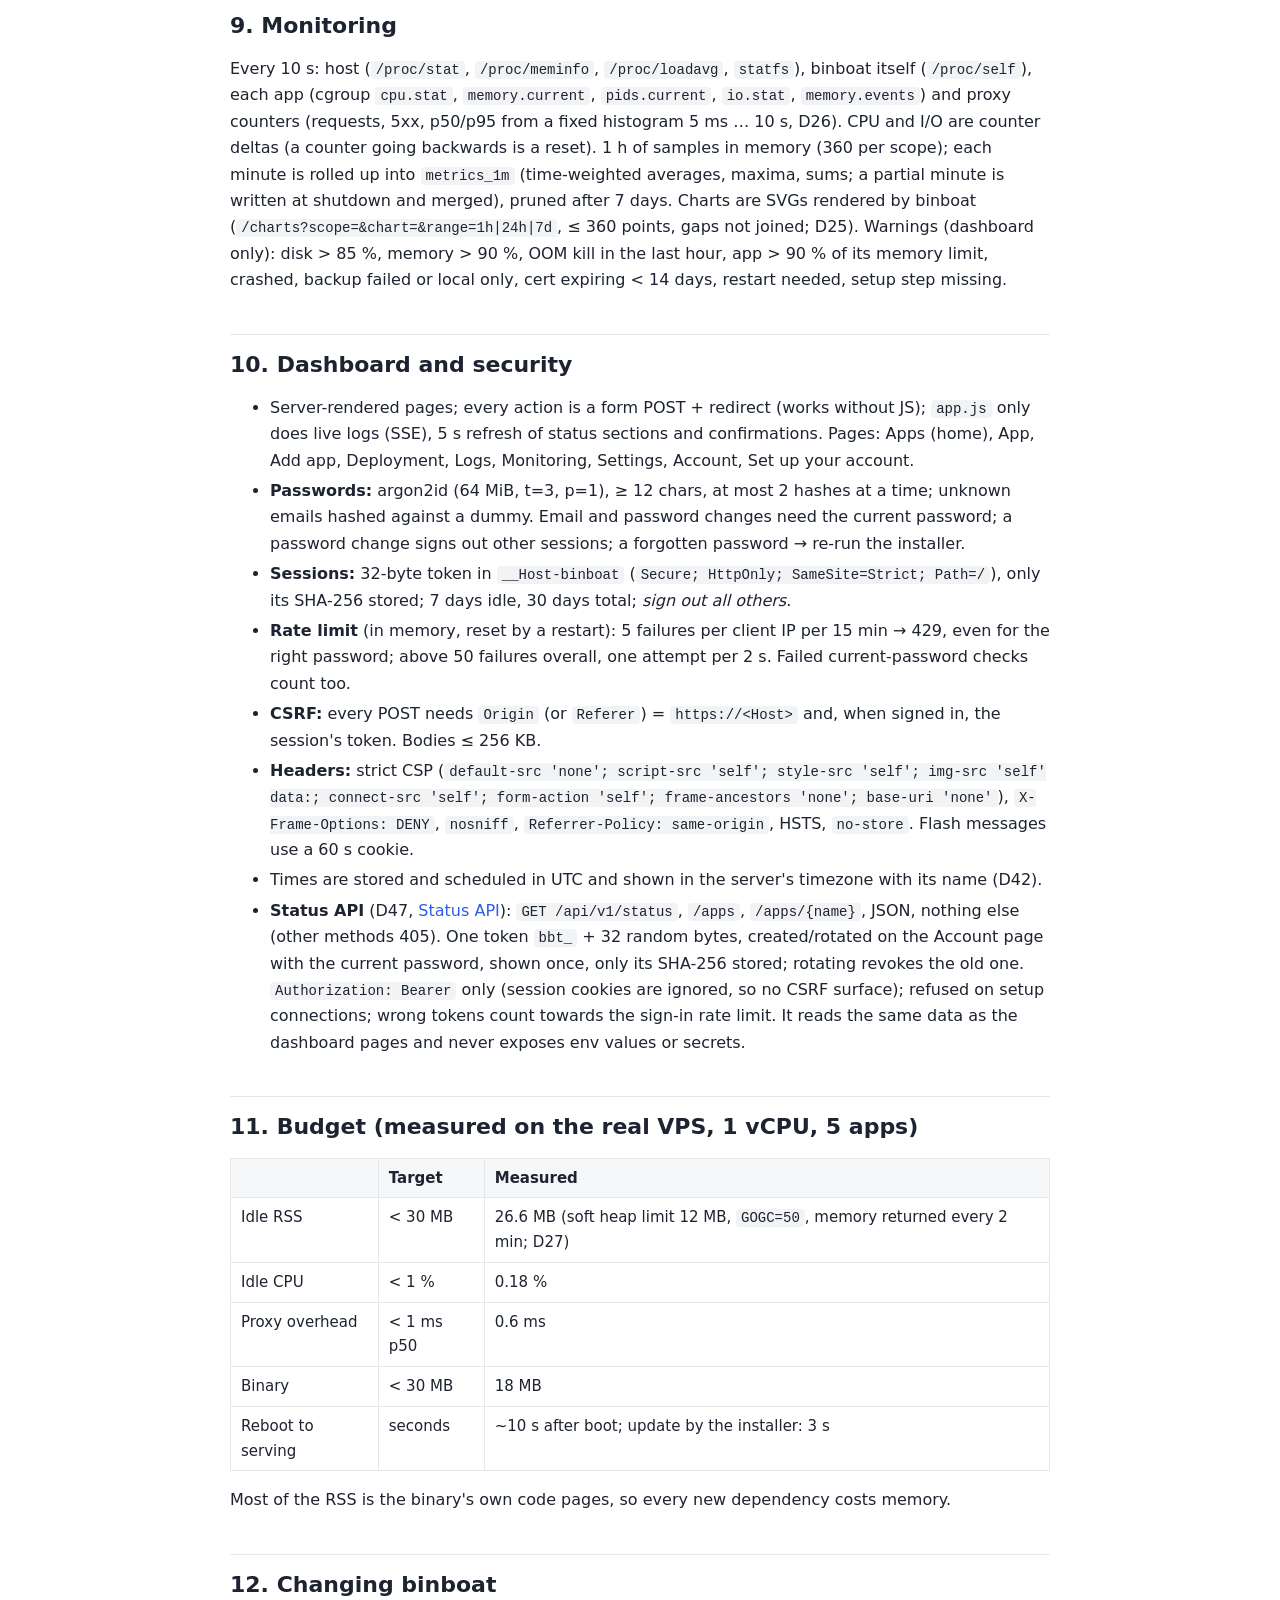
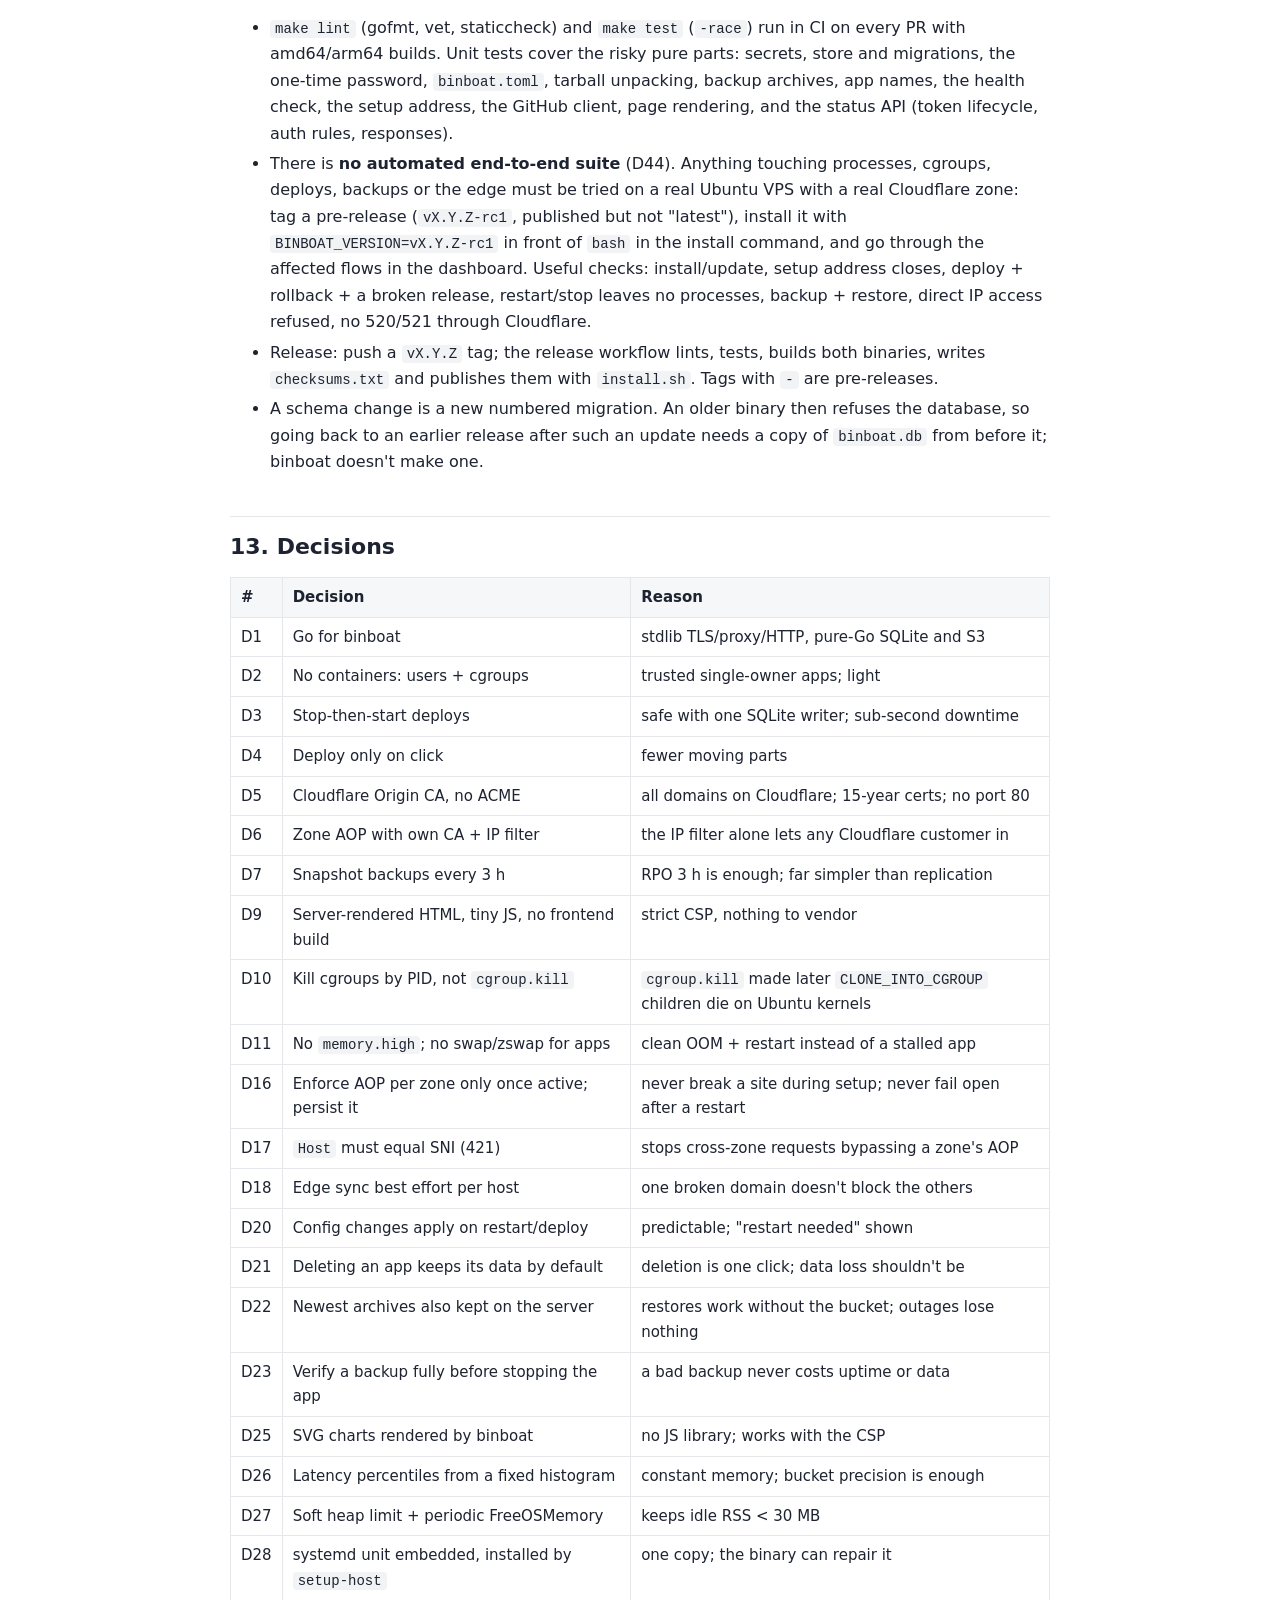
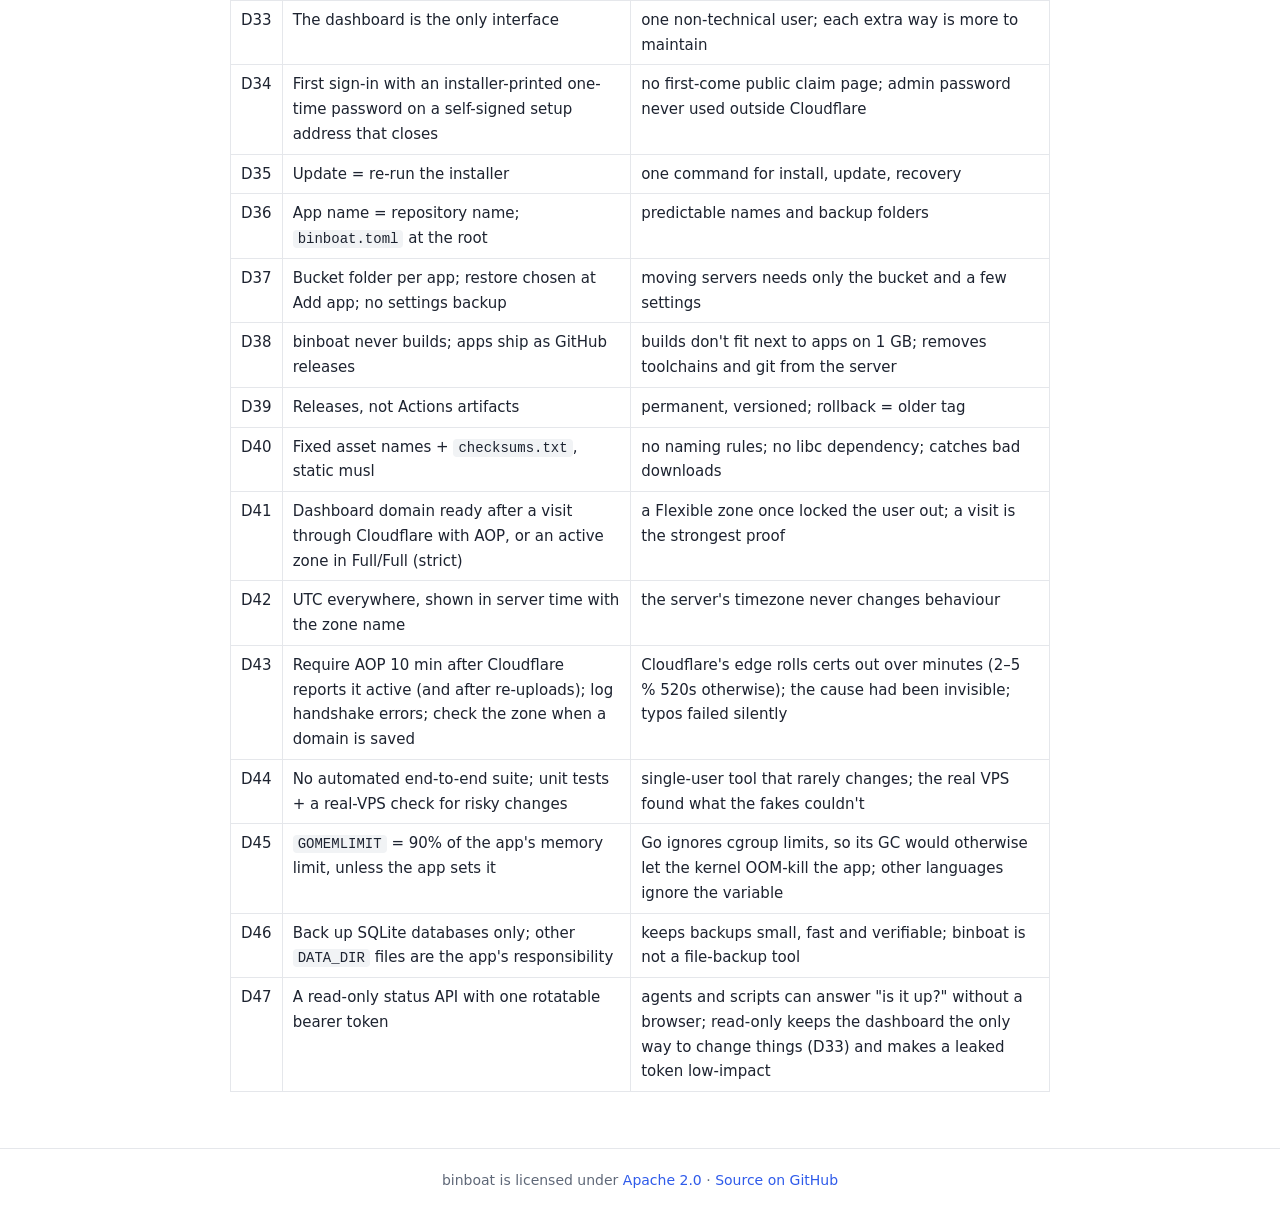
<file: site/internals.html>
<!doctype html>
<html lang="en">
<head>
<meta charset="utf-8">
<meta name="viewport" content="width=device-width, initial-scale=1">
<title>How it works · binboat</title>
<meta name="description" content="binboat&#x27;s architecture, on-disk layout, edge, deploys, backups and design decisions.">
<link rel="stylesheet" href="style.css">
</head>
<body>
<header class="top">
  <a class="brand" href="index.html">binboat</a>
  <nav><a href="index.html">Overview</a><a href="install.html">Install</a><a href="apps.html">Hosting an app</a><a href="api.html">Status API</a><a href="internals.html" aria-current="page">How it works</a><a href="https://github.com/sumitwaani2/binboat" rel="noopener">GitHub</a></nav>
</header>
<main>
<h1 id="binboat-architecture">binboat Architecture</h1>
<nav class="toc" aria-label="On this page"><b>On this page</b><ul><li><a href="#1-what-and-why">1. What and why</a></li><li><a href="#2-stack-and-code">2. Stack and code</a></li><li><a href="#3-on-disk">3. On disk</a></li><li><a href="#4-install-setup-address-updates">4. Install, setup address, updates</a></li><li><a href="#5-edge">5. Edge</a></li><li><a href="#6-apps-and-processes">6. Apps and processes</a></li><li><a href="#7-releases-and-deploys">7. Releases and deploys</a></li><li><a href="#8-backups-and-restore">8. Backups and restore</a></li><li><a href="#9-monitoring">9. Monitoring</a></li><li><a href="#10-dashboard-and-security">10. Dashboard and security</a></li><li><a href="#11-budget-measured-on-the-real-vps-1-vcpu-5-apps">11. Budget (measured on the real VPS, 1 vCPU, 5 apps)</a></li><li><a href="#12-changing-binboat">12. Changing binboat</a></li><li><a href="#13-decisions">13. Decisions</a></li></ul></nav>
<p>Reference for whoever maintains binboat. The rules for hosted apps are in <a href="apps.html">Hosting an app</a>; installing and using it is in the <a href="install.html">Install and set up</a>.</p>
<h2 id="1-what-and-why">1. What and why</h2>
<p>A single static Go binary that hosts about 5 small server-rendered SQLite web apps (Go, Zig or C) on one Ubuntu 24.04+ VPS behind Cloudflare, for <strong>one non-technical user</strong>.</p>
<ul>
<li><strong>One SSH command, then only the dashboard.</strong> The installer prints a one-time password; the admin account, tokens, dashboard domain, bucket, apps, env vars, deploys, logs, backups and restores are all in the browser. No admin CLI, no config file, no optional features; one way to do each thing (D33). The only other interface is a read-only status API (D47).</li>
<li><strong>binboat never builds.</strong> Each app's GitHub Actions workflow tests and builds it and publishes a GitHub release; binboat downloads, verifies and runs it (D38).</li>
<li><strong>Cloudflare in front, Full (strict), origin reachable only through the user's own Cloudflare account</strong> (IP filter + zone-level Authenticated Origin Pulls).</li>
<li><strong>SQLite backups</strong> to any S3-compatible bucket, RPO ≤ 3 h.</li>
<li><strong>Small:</strong> &lt; 30 MB RSS idle, no other daemons.</li>
</ul>
<p>Non-goals: several machines or users, containers or strong multi-tenant isolation (apps are trusted), zero-downtime deploys (stop-then-start is safe with one SQLite writer), deploys on push, non-Cloudflare setups, self-update, backups of binboat's own settings.</p>
<p>Assumptions: Ubuntu ≥ 24.04 (x86_64/arm64), systemd, cgroup v2, 1–2 GB RAM, ≤ 5 apps, public ports 22 and 443 only; 1 dashboard user, 1 GitHub PAT, 1 Cloudflare API token, 1 bucket.</p>
<h2 id="2-stack-and-code">2. Stack and code</h2>
<p>Go, <code>CGO_ENABLED=0</code>, static <code>linux/amd64</code> + <code>linux/arm64</code>. stdlib for HTTP, TLS, reverse proxy, GitHub REST, tar/gzip; <code>modernc.org/sqlite</code> (pure Go) for binboat's own DB; <code>x/crypto/argon2</code>; <code>minio-go</code> for S3/R2; <code>klauspost/compress/zstd</code>; <code>BurntSushi/toml</code> for <code>binboat.toml</code>. Dashboard: <code>html/template</code>, one CSS file, ~60 lines of vanilla JS, all <code>go:embed</code>. Rule: add a module only when the stdlib would need ~300+ lines of risky code.</p>
<pre><code>cmd/binboat/        serve (systemd), setup-host (installer), version
contrib/systemd/  binboat.service, embedded in the binary
internal/
  store/          SQLite (WAL, single writer), embedded migrations
  secrets/        master.key, AES-256-GCM seal/open with purpose as associated data
  auth/           argon2id, sessions, CSRF, rate limit, one-time password
  web/            dashboard handlers, templates, static, SSE, SVG charts, read-only JSON API
  apps/           app registry (apps + sealed env), create/update/delete, restore on add
  edge/           listener, IP filter, setup address, certificates, AOP, router, proxy, Cloudflare sync
  cloudflare/     minimal REST client
  github/         PAT check, repos, releases, asset downloads
  artifact/       tarball verification, safe unpack, ELF check
  manifest/       binboat.toml parsing
  deployer/       queue + pipeline, releases, rollback, history
  supervisor/     process lifecycle, restart policy, health check
  cgroup/ users/  cgroup v2 tree and limits; per-app system users
  backup/ s3/     snapshots, archives, upload, retention, restore, bucket folders
  metrics/ logs/  sampling + rollups; rotating logs + live tail
  layout/ hostinfo/ app/ buildinfo/
</code></pre>
<p>All components are goroutines in one process (the systemd unit), talking through Go interfaces. binboat runs as root (port 443, users, cgroups, chown); apps never do.</p>
<h2 id="3-on-disk">3. On disk</h2>
<pre><code>/usr/local/bin/binboat
/etc/binboat/master.key                  32 random bytes (hex), 0600, never overwritten
/etc/systemd/system/binboat.service
/var/lib/binboat/                        0711
  binboat.db                             all state and settings
  setup/{cert,key}.pem                 self-signed cert of the setup address
  certs/&lt;host&gt;/{cert,key}.pem          Origin CA certs (0600)
  aop/{ca,client}.{pem,key}            binboat's AOP CA (RSA 3072, 10 y) + client cert (RSA 2048, 5 y)
  downloads/&lt;app&gt;/&lt;deployment&gt;/        download + unpack workspace (emptied at start)
  apps/&lt;app&gt;/releases/&lt;tag&gt;/           unpacked release, root-owned, read-only for the app
  apps/&lt;app&gt;/current -&gt; releases/&lt;tag&gt;
  apps/&lt;app&gt;/data/  tmp/               DATA_DIR, TMPDIR (0700, app user)
  apps/&lt;app&gt;/logs/app.log[.1-3]        runtime log (10 MB × 3)
  apps/&lt;app&gt;/logs/builds/&lt;id&gt;.log      deploy logs (last 20)
  backups/staging/  backups/local/&lt;app&gt;/   temp snapshots; newest archives
  deleted/&lt;app&gt;-&lt;time&gt;/data/           data kept when an app is deleted
</code></pre>
<div class="table"><table>
<thead>
<tr>
<th>Table</th>
<th>Content</th>
</tr>
</thead>
<tbody>
<tr>
<td><code>settings</code></td>
<td><code>dashboard_domain</code>, <code>dashboard_reached</code>, <code>setup_password</code> (argon2id hash, expiry, used), <code>api_token</code> (SHA-256, created, last used), GitHub token<em>, Cloudflare token</em>, <code>s3_config</code>*, Cloudflare IP ranges</td>
</tr>
<tr>
<td><code>users</code></td>
<td>id 1 only: email, argon2id hash</td>
</tr>
<tr>
<td><code>sessions</code></td>
<td>SHA-256 of the token, csrf, created/last seen, ip, user agent, <code>setup</code> flag</td>
</tr>
<tr>
<td><code>apps</code>, <code>app_env</code></td>
<td>name, repo, domain, port, limits; env values*</td>
</tr>
<tr>
<td><code>app_state</code></td>
<td>desired state (running/stopped)</td>
</tr>
<tr>
<td><code>deployments</code>, <code>releases</code></td>
<td>history (kind, status, release, error, times); kept releases (tag, sha256, run argv, health path)</td>
</tr>
<tr>
<td><code>backups</code></td>
<td>kind, status, object key, local path, size, sha256, release, error</td>
</tr>
<tr>
<td><code>edge_certs</code>, <code>edge_zones</code></td>
<td>per host: zone, Cloudflare cert id, expiry; per zone: SSL mode, AOP cert id/serial, AOP enforced</td>
</tr>
<tr>
<td><code>metrics_1m</code></td>
<td>7 days of 1-minute rollups per scope (<code>_host</code>, <code>_binboat</code>, app)</td>
</tr>
</tbody>
</table></div>
<p><code>*</code> sealed with AES-256-GCM (<code>master.key</code>), purpose-bound (<code>settings:cloudflare_token</code>, <code>app_env:&lt;app&gt;:&lt;NAME&gt;</code> …), never shown in the UI. Migrations are numbered, one transaction each; a failing one rolls back and binboat refuses to start; a schema newer than the binary is refused naming both versions. binboat refuses to start if <code>master.key</code> is group/other-accessible or malformed. Columns of removed features stay unused (<code>apps.type/branch/path/build_*</code>, <code>releases.git_sha/branch/subdir/zig_version</code>).</p>
<h2 id="4-install-setup-address-updates">4. Install, setup address, updates</h2>
<p><code>install.sh</code> (the only SSH step) asks nothing and installs no packages: checks Ubuntu ≥ 24.04, systemd, cgroup v2, CPU; downloads <code>binboat-linux-&lt;arch&gt;</code> + <code>checksums.txt</code> from the latest release (or <code>BINBOAT_VERSION=vX.Y.Z</code>), verifies SHA-256 and that the binary runs (changes nothing otherwise); stops binboat, installs the binary, runs <code>binboat setup-host</code>: creates the directories and <code>master.key</code>, writes and enables the embedded systemd unit (D28), runs migrations, stores a <strong>new one-time password</strong> (argon2id, 24 h), starts binboat and prints the setup address <code>https://&lt;public IPv4&gt;</code>, the password and the dashboard domain if any. Re-running it is the <strong>update</strong> (keeps everything; apps restart) and the <strong>recovery</strong> path (forgotten password, broken domain). binboat never updates itself (D35).</p>
<p>Unit essentials: <code>ExecStart=binboat serve</code>, <code>Restart=always</code> with growing delay (2 s → 60 s, never gives up), <code>Delegate=yes</code>, <code>KillMode=mixed</code>, <code>TimeoutStopSec=45s</code>, <code>LimitNOFILE=65536</code>.</p>
<p><strong>Setup address</strong> (D34): before a dashboard domain works, the dashboard is served on <code>https://&lt;server IP&gt;</code> with the self-signed cert.
- Setup is <strong>open</strong> while the dashboard domain is not <em>ready</em>, or while an unexpired one-time password exists that has not been used to set up the account. The domain is <em>ready</em> when its Origin CA cert is installed, AOP for its zone is enforced or rolling out (§5.3), and either a request for it arrived through Cloudflare with binboat's AOP client cert (remembered per domain) or the zone is active and its SSL mode is known to be Full/Full (strict) (D41). The settings and home pages say what is missing.
- While open, non-Cloudflare connections pass the IP filter as <em>setup connections</em>: self-signed cert whatever the SNI, no client cert, <strong>only the dashboard</strong> (never apps), client IP = TCP peer (<code>CF-Connecting-IP</code> ignored), CSRF origin = <code>https://&lt;Host&gt;</code>.
- While the dashboard domain is ready, the setup address accepts only the one-time password, never the admin password.
- When setup closes, non-Cloudflare connections are refused before TLS again; a request on a still-open setup connection gets a page linking to the dashboard domain.
- Signing in with the one-time password (email empty) gives a <code>setup</code> session that can only set the admin email and a password (≥ 12 chars); saving consumes the password and revokes all sessions. First-run order: Cloudflare token → dashboard domain → GitHub token, bucket → apps; the home page lists what is missing.</p>
<h2 id="5-edge">5. Edge</h2>
<h3 id="51-listener-and-ip-filter">5.1 Listener and IP filter</h3>
<p>Only <code>:443</code> (no <code>:80</code>; the user enables Cloudflare's <em>Always Use HTTPS</em>). A custom listener closes connections from outside Cloudflare's ranges <strong>before TLS</strong> (except setup connections). Ranges come from <code>/client/v4/ips</code> at start and every 24 h, the last good list is saved, a compiled-in list is the fallback, and implausible lists are refused. Rejections are counted and logged at most once a minute. Errors <code>net/http</code> reports before a request (failed handshakes) are logged: the first at once, then a count per minute (D43). Timeouts: read header 10 s, idle 120 s, no write timeout.</p>
<h3 id="52-origin-certificates-full-strict">5.2 Origin certificates (Full strict)</h3>
<p>Per hostname (dashboard + each app domain): local ECDSA P-256 key + CSR → Cloudflare Origin CA (<code>origin-ecc</code>, 5475 days) with the API token. Chosen by SNI; <strong>unknown SNI fails the handshake</strong>; TLS 1.2+, h2 and http/1.1. Sync (at start, every 6 h, after changes, <em>Sync now</em>) re-issues certs with &lt; 30 days left and revokes replaced ones. The zone SSL mode is checked, never changed automatically; the dashboard warns and offers <em>Set Full (strict)</em>.</p>
<h3 id="53-authenticated-origin-pulls">5.3 Authenticated Origin Pulls</h3>
<p>The IP filter only proves "some Cloudflare account"; zone-level AOP with binboat's own CA proves "yours" (D6). Per zone: upload the client cert + key (<code>origin_tls_client_auth</code>), turn zone AOP on, wait until Cloudflare reports the cert <code>active</code> (≤ 3 min per sync), then <strong>wait 10 more minutes</strong> for Cloudflare's edge to roll it out (D43; enforcing earlier gave 2–5 % 520s for ~5 minutes) before requiring <code>RequireAndVerifyClientCert</code> for hosts in that zone. The same wait follows any re-upload or re-enable; a timer syncs when it ends; during it no client cert is requested (verifying "if given" would reject Cloudflare's shared certificate). The enforced state is saved in <code>edge_zones</code> and applies at once after a restart, and stays on if the API is merely failing (D16). If someone deletes the cert or disables AOP in Cloudflare, the next sync restores it. The client cert is renewed 60 days before expiry (upload, wait active, delete the old one). AOP cannot be turned off.</p>
<h3 id="54-router-and-proxy">5.4 Router and proxy</h3>
<p><code>Host</code> (lowercased, port removed) → dashboard, an app's <code>httputil.ReverseProxy</code> to <code>127.0.0.1:&lt;port&gt;</code>, or 404; <code>Host</code> must equal the SNI or 421 (D17). The proxy replaces <code>X-Forwarded-For</code>/<code>X-Real-IP</code> with <code>CF-Connecting-IP</code>, sets <code>X-Forwarded-Proto: https</code> and <code>X-Forwarded-Host</code>, keeps <code>Host</code>, flushes immediately (<code>FlushInterval: -1</code>; SSE, long-poll, WebSockets work), dials with a 5 s timeout. Deploying → 503 (<code>Retry-After: 3</code>), starting → 503, stopped/crashed/never deployed → 503, proxy error → 502; binboat pages carry <code>X-Binboat-Page</code> and <code>no-store</code>. Per-app counters (requests, status classes, latency histogram) feed monitoring.</p>
<h3 id="55-cloudflare-token-dns-domains">5.5 Cloudflare token, DNS, domains</h3>
<p>Token permissions: Zone Read, DNS Edit, SSL and Certificates Edit, Zone Settings Edit; saving it verifies it, lists readable zones and names missing permissions. For each domain: zone by longest suffix (a domain in no zone is refused when saved), proxied <code>A</code> (+ <code>AAAA</code> if the server has IPv6) created or updated, conflicting CNAMEs or duplicates reported, never touched. Edge sync is best effort per host (D18). Public IPv4/IPv6 are detected via <code>https://www.cloudflare.com/cdn-cgi/trace</code>. The dashboard domain (needs the token, can't be an app's domain) is routed at once and set up in the background; replacing it deletes the old DNS records and revokes its cert; sessions are per domain. Deleting an app or changing its domain cleans up the same way.</p>
<h2 id="6-apps-and-processes">6. Apps and processes</h2>
<ul>
<li><strong>Names</strong> come from the repository name: lowercased, <code>_</code>/<code>.</code> → <code>-</code>, 2–24 chars <code>a-z0-9-</code>, starting with a letter (D36). One repo = one app. Ports are assigned once from 20001 up.</li>
<li><strong>Users:</strong> <code>binboat-&lt;app&gt;</code> (system, no home, <code>nologin</code>); <code>data/</code> and <code>tmp/</code> 0700 owned by it; releases root-owned; other apps' and binboat's files unreadable.</li>
<li><strong>cgroups</strong> (D2): binboat owns <code>system.slice/binboat.service/</code> (<code>Delegate=yes</code>), moves itself into <code>supervisor/</code>, apps run in <code>apps/&lt;app&gt;/</code> with <code>memory.max</code> (default 256M), <code>memory.swap.max=0</code>, <code>memory.zswap.max=0</code>, <code>cpu.max</code> (1 core), <code>pids.max</code> (256); no <code>memory.high</code> (D11); <code>RLIMIT_NOFILE</code> 4096 via prlimit. Processes start inside their cgroup (<code>CLONE_INTO_CGROUP</code>) with the app's uid/gid, <code>Setpgid</code>, <code>Pdeathsig=SIGKILL</code>, cwd = current release, a clean env (<code>PATH</code>, <code>LANG</code>, contract vars, user env, and <code>GOMEMLIMIT</code> = 90% of <code>memory.max</code> unless the user sets one; D45). Killing = SIGKILL every PID in the cgroup until empty, <strong>never <code>cgroup.kill</code></strong> (D10: after it was written once, later <code>CLONE_INTO_CGROUP</code> children died instantly). <code>memory.events</code> OOM kills are recorded.</li>
<li><strong>Supervisor:</strong> <code>stopped → starting → running → stopping</code>, plus <code>crashed</code>, <code>deploying</code>. Running = TCP connect then <code>GET health_path</code> 2xx/3xx within 30 s. Stop = SIGTERM, 10 s, kill the cgroup. Restarts with backoff 1 s → 60 s; 5 exits in 5 min → <code>crashed</code> until the user restarts. At start, apps with desired state <code>running</code> start one at a time. A binboat restart restarts all apps (seconds of downtime, accepted).</li>
<li><strong>Logs:</strong> stdout/stderr lines get a timestamp and stream tag → <code>app.log</code> (10 MB × 3) + a 1000-line ring buffer streamed to the dashboard over SSE; lines &gt; 16 KB are split.</li>
<li><strong>Config changes</strong> (env, limits) are stored at once and apply on restart/deploy; the page says "restart needed" (D20). Env names <code>PORT</code>, <code>HOST</code>, <code>DATA_DIR</code>, <code>TMPDIR</code>, <code>BINBOAT_*</code> are reserved.</li>
<li><strong>Delete</strong> (type the name): refused while deploying; stop, remove cgroup, rows, releases, logs, DNS records and cert, user; <code>DATA_DIR</code> is kept in <code>deleted/</code> unless unticked (D21); backups are kept unless "also delete its backups" is ticked.</li>
</ul>
<h2 id="7-releases-and-deploys">7. Releases and deploys</h2>
<p>A release (D39, D40) has <code>app-linux-amd64.tar.gz</code>, <code>app-linux-arm64.tar.gz</code> (<code>binboat.toml</code> at the root, the binary, runtime files) and <code>checksums.txt</code>. Tags become directory names: <code>[A-Za-z0-9][A-Za-z0-9._-]{0,63}</code>. The app page lists the 10 newest non-draft releases (<code>/repos/&lt;o&gt;/&lt;r&gt;/releases?per_page=10</code>, cached 1 min, latest preselected); binboat deploys <strong>only on click</strong> (D4). One deployment runs at a time host-wide; others queue.</p>
<pre><code>1. Tag already kept in releases/&lt;tag&gt;/ → use it (skip 2–5)
2. GitHub API: release by tag → asset for this CPU + checksums.txt      [app keeps serving]
3. Download both (stored token; redirect to the signed asset URL without the token; size limit), check SHA-256
4. Unpack into downloads/ (no absolute paths, &quot;..&quot;, devices, escaping symlinks; bounded size),
   validate binboat.toml, check `run` is an executable ELF for this CPU
5. Move to apps/&lt;app&gt;/releases/&lt;tag&gt;/ (root-owned)
── downtime (measured 60–220 ms plus the app's start) ──
6. Router: deploying (503)   7. Stop old   8. Pre-deploy backup (snapshot; upload in background)
9. Atomic swap of `current`   10. Wipe tmp/, start, health check
11a. Healthy → serve, succeeded, prune to 3 kept releases
11b. Unhealthy → stop, point `current` back, start the old release if it was running, delete the new one, failed
     (the DB is not restored; the UI offers the pre-deploy backup)
</code></pre>
<p>A failure in 2–5 never touches the running app, and errors name the cause (missing asset, checksum, no <code>checksums.txt</code>, wrong CPU, unsafe path, bad <code>binboat.toml</code>). <strong>Rollback</strong> switches to a kept release without downloading; deploying an older tag that isn't kept downloads it again; a kept release whose files are missing is downloaded again. After a crash or restart, unfinished deployments are marked failed and <code>downloads/</code> is emptied; a switch that started (6–11) always completes. Release metadata lives in <code>releases</code>, so restarts don't re-read <code>binboat.toml</code>. GitHub: a fine-grained PAT with <em>Contents: Read-only</em> (public repos work without), sent only to <code>api.github.com</code>.</p>
<h2 id="8-backups-and-restore">8. Backups and restore</h2>
<div class="table"><table>
<thead>
<tr>
<th>Policy (fixed)</th>
<th></th>
</tr>
</thead>
<tbody>
<tr>
<td>Schedule</td>
<td>every 3 h aligned to UTC (00:00, 03:00 …), before every deploy/rollback, <em>Back up now</em></td>
</tr>
<tr>
<td>Retention</td>
<td>48 h, the newest backup of each app always kept (done by binboat, not bucket rules)</td>
</tr>
<tr>
<td>Local copies</td>
<td>newest 2 per app (D22); not-yet-uploaded ones kept until the retention ends</td>
</tr>
<tr>
<td>Bucket</td>
<td><code>&lt;app&gt;/&lt;UTC time&gt;-&lt;kind&gt;-&lt;id&gt;.tar.zst</code> (D37); S3 settings sealed, saved only after a test upload/read/delete; empty secret keeps the old one; path-style SigV4</td>
</tr>
</tbody>
</table></div>
<ul>
<li><strong>Scope (D46):</strong> SQLite databases only. Other files in <code>DATA_DIR</code> survive deploys (only <code>TMPDIR</code> is wiped) but are the app's own business to protect.</li>
<li><strong>What:</strong> every file under <code>DATA_DIR</code> starting with <code>SQLite format 3\0</code> (sub-folders included), skipping <code>-wal</code>/<code>-shm</code>/<code>-journal</code> and <code>.pre-restore-*</code>.</li>
<li><strong>Snapshot:</strong> <code>VACUUM INTO</code> with <code>busy_timeout=10000</code> while the app runs, then <code>PRAGMA quick_check</code>; sidecar files binboat creates are chowned back to the app user.</li>
<li><strong>Archive:</strong> tar (first <code>manifest.json</code>: app, kind, time, release, binboat version, path/size/SHA-256 per DB) + zstd; its SHA-256 goes into <code>backups</code>.</li>
<li><strong>Upload:</strong> 3 attempts with backoff; scheduled/manual uploads finish before returning, pre-deploy ones in the background; failed uploads are retried after every scheduled run and when S3 settings are saved.</li>
<li><strong>Restore</strong> (D23): refuse while a deployment is queued/running; take the local copy if its SHA-256 matches, else download and check; unpack to staging and verify every file (size, SHA-256, safe paths, <code>quick_check</code>) — <strong>any failure stops here, the app untouched</strong>; stop the app, move the current DBs and sidecars to <code>DATA_DIR/.pre-restore-&lt;time&gt;/</code> (unique per restore, last 2 kept), copy the restored files in (fsync, rename, chown), start again if it was running.</li>
<li><strong>Add app</strong> lists the bucket's folders, preselects the app's own name, and restores the newest archive of the chosen folder into the empty <code>DATA_DIR</code> before the first deploy (a failure leaves the app created with an error shown). Moving servers = install, re-enter the settings, add each app with its folder; shut the old server down first.</li>
<li><strong>Badges:</strong> app and home pages show <em>backup failed</em> when the latest backup failed or isn't uploaded (a retry in progress doesn't hide an earlier problem) and warn when no bucket is set. binboat's own settings are not backed up.</li>
</ul>
<h2 id="9-monitoring">9. Monitoring</h2>
<p>Every 10 s: host (<code>/proc/stat</code>, <code>/proc/meminfo</code>, <code>/proc/loadavg</code>, <code>statfs</code>), binboat itself (<code>/proc/self</code>), each app (cgroup <code>cpu.stat</code>, <code>memory.current</code>, <code>pids.current</code>, <code>io.stat</code>, <code>memory.events</code>) and proxy counters (requests, 5xx, p50/p95 from a fixed histogram 5 ms … 10 s, D26). CPU and I/O are counter deltas (a counter going backwards is a reset). 1 h of samples in memory (360 per scope); each minute is rolled up into <code>metrics_1m</code> (time-weighted averages, maxima, sums; a partial minute is written at shutdown and merged), pruned after 7 days. Charts are SVGs rendered by binboat (<code>/charts?scope=&amp;chart=&amp;range=1h|24h|7d</code>, ≤ 360 points, gaps not joined; D25). Warnings (dashboard only): disk &gt; 85 %, memory &gt; 90 %, OOM kill in the last hour, app &gt; 90 % of its memory limit, crashed, backup failed or local only, cert expiring &lt; 14 days, restart needed, setup step missing.</p>
<h2 id="10-dashboard-and-security">10. Dashboard and security</h2>
<ul>
<li>Server-rendered pages; every action is a form POST + redirect (works without JS); <code>app.js</code> only does live logs (SSE), 5 s refresh of status sections and confirmations. Pages: Apps (home), App, Add app, Deployment, Logs, Monitoring, Settings, Account, Set up your account.</li>
<li><strong>Passwords:</strong> argon2id (64 MiB, t=3, p=1), ≥ 12 chars, at most 2 hashes at a time; unknown emails hashed against a dummy. Email and password changes need the current password; a password change signs out other sessions; a forgotten password → re-run the installer.</li>
<li><strong>Sessions:</strong> 32-byte token in <code>__Host-binboat</code> (<code>Secure; HttpOnly; SameSite=Strict; Path=/</code>), only its SHA-256 stored; 7 days idle, 30 days total; <em>sign out all others</em>.</li>
<li><strong>Rate limit</strong> (in memory, reset by a restart): 5 failures per client IP per 15 min → 429, even for the right password; above 50 failures overall, one attempt per 2 s. Failed current-password checks count too.</li>
<li><strong>CSRF:</strong> every POST needs <code>Origin</code> (or <code>Referer</code>) = <code>https://&lt;Host&gt;</code> and, when signed in, the session's token. Bodies ≤ 256 KB.</li>
<li><strong>Headers:</strong> strict CSP (<code>default-src 'none'; script-src 'self'; style-src 'self'; img-src 'self' data:; connect-src 'self'; form-action 'self'; frame-ancestors 'none'; base-uri 'none'</code>), <code>X-Frame-Options: DENY</code>, <code>nosniff</code>, <code>Referrer-Policy: same-origin</code>, HSTS, <code>no-store</code>. Flash messages use a 60 s cookie.</li>
<li>Times are stored and scheduled in UTC and shown in the server's timezone with its name (D42).</li>
<li><strong>Status API</strong> (D47, <a href="api.html">Status API</a>): <code>GET /api/v1/status</code>, <code>/apps</code>, <code>/apps/{name}</code>, JSON, nothing else (other methods 405). One token <code>bbt_</code> + 32 random bytes, created/rotated on the Account page with the current password, shown once, only its SHA-256 stored; rotating revokes the old one. <code>Authorization: Bearer</code> only (session cookies are ignored, so no CSRF surface); refused on setup connections; wrong tokens count towards the sign-in rate limit. It reads the same data as the dashboard pages and never exposes env values or secrets.</li>
</ul>
<h2 id="11-budget-measured-on-the-real-vps-1-vcpu-5-apps">11. Budget (measured on the real VPS, 1 vCPU, 5 apps)</h2>
<div class="table"><table>
<thead>
<tr>
<th></th>
<th>Target</th>
<th>Measured</th>
</tr>
</thead>
<tbody>
<tr>
<td>Idle RSS</td>
<td>&lt; 30 MB</td>
<td>26.6 MB (soft heap limit 12 MB, <code>GOGC=50</code>, memory returned every 2 min; D27)</td>
</tr>
<tr>
<td>Idle CPU</td>
<td>&lt; 1 %</td>
<td>0.18 %</td>
</tr>
<tr>
<td>Proxy overhead</td>
<td>&lt; 1 ms p50</td>
<td>0.6 ms</td>
</tr>
<tr>
<td>Binary</td>
<td>&lt; 30 MB</td>
<td>18 MB</td>
</tr>
<tr>
<td>Reboot to serving</td>
<td>seconds</td>
<td>~10 s after boot; update by the installer: 3 s</td>
</tr>
</tbody>
</table></div>
<p>Most of the RSS is the binary's own code pages, so every new dependency costs memory.</p>
<h2 id="12-changing-binboat">12. Changing binboat</h2>
<ul>
<li><code>make lint</code> (gofmt, vet, staticcheck) and <code>make test</code> (<code>-race</code>) run in CI on every PR with amd64/arm64 builds. Unit tests cover the risky pure parts: secrets, store and migrations, the one-time password, <code>binboat.toml</code>, tarball unpacking, backup archives, app names, the health check, the setup address, the GitHub client, page rendering, and the status API (token lifecycle, auth rules, responses).</li>
<li>There is <strong>no automated end-to-end suite</strong> (D44). Anything touching processes, cgroups, deploys, backups or the edge must be tried on a real Ubuntu VPS with a real Cloudflare zone: tag a pre-release (<code>vX.Y.Z-rc1</code>, published but not "latest"), install it with <code>BINBOAT_VERSION=vX.Y.Z-rc1</code> in front of <code>bash</code> in the install command, and go through the affected flows in the dashboard. Useful checks: install/update, setup address closes, deploy + rollback + a broken release, restart/stop leaves no processes, backup + restore, direct IP access refused, no 520/521 through Cloudflare.</li>
<li>Release: push a <code>vX.Y.Z</code> tag; the release workflow lints, tests, builds both binaries, writes <code>checksums.txt</code> and publishes them with <code>install.sh</code>. Tags with <code>-</code> are pre-releases.</li>
<li>A schema change is a new numbered migration. An older binary then refuses the database, so going back to an earlier release after such an update needs a copy of <code>binboat.db</code> from before it; binboat doesn't make one.</li>
</ul>
<h2 id="13-decisions">13. Decisions</h2>
<div class="table"><table>
<thead>
<tr>
<th>#</th>
<th>Decision</th>
<th>Reason</th>
</tr>
</thead>
<tbody>
<tr>
<td>D1</td>
<td>Go for binboat</td>
<td>stdlib TLS/proxy/HTTP, pure-Go SQLite and S3</td>
</tr>
<tr>
<td>D2</td>
<td>No containers: users + cgroups</td>
<td>trusted single-owner apps; light</td>
</tr>
<tr>
<td>D3</td>
<td>Stop-then-start deploys</td>
<td>safe with one SQLite writer; sub-second downtime</td>
</tr>
<tr>
<td>D4</td>
<td>Deploy only on click</td>
<td>fewer moving parts</td>
</tr>
<tr>
<td>D5</td>
<td>Cloudflare Origin CA, no ACME</td>
<td>all domains on Cloudflare; 15-year certs; no port 80</td>
</tr>
<tr>
<td>D6</td>
<td>Zone AOP with own CA + IP filter</td>
<td>the IP filter alone lets any Cloudflare customer in</td>
</tr>
<tr>
<td>D7</td>
<td>Snapshot backups every 3 h</td>
<td>RPO 3 h is enough; far simpler than replication</td>
</tr>
<tr>
<td>D9</td>
<td>Server-rendered HTML, tiny JS, no frontend build</td>
<td>strict CSP, nothing to vendor</td>
</tr>
<tr>
<td>D10</td>
<td>Kill cgroups by PID, not <code>cgroup.kill</code></td>
<td><code>cgroup.kill</code> made later <code>CLONE_INTO_CGROUP</code> children die on Ubuntu kernels</td>
</tr>
<tr>
<td>D11</td>
<td>No <code>memory.high</code>; no swap/zswap for apps</td>
<td>clean OOM + restart instead of a stalled app</td>
</tr>
<tr>
<td>D16</td>
<td>Enforce AOP per zone only once active; persist it</td>
<td>never break a site during setup; never fail open after a restart</td>
</tr>
<tr>
<td>D17</td>
<td><code>Host</code> must equal SNI (421)</td>
<td>stops cross-zone requests bypassing a zone's AOP</td>
</tr>
<tr>
<td>D18</td>
<td>Edge sync best effort per host</td>
<td>one broken domain doesn't block the others</td>
</tr>
<tr>
<td>D20</td>
<td>Config changes apply on restart/deploy</td>
<td>predictable; "restart needed" shown</td>
</tr>
<tr>
<td>D21</td>
<td>Deleting an app keeps its data by default</td>
<td>deletion is one click; data loss shouldn't be</td>
</tr>
<tr>
<td>D22</td>
<td>Newest archives also kept on the server</td>
<td>restores work without the bucket; outages lose nothing</td>
</tr>
<tr>
<td>D23</td>
<td>Verify a backup fully before stopping the app</td>
<td>a bad backup never costs uptime or data</td>
</tr>
<tr>
<td>D25</td>
<td>SVG charts rendered by binboat</td>
<td>no JS library; works with the CSP</td>
</tr>
<tr>
<td>D26</td>
<td>Latency percentiles from a fixed histogram</td>
<td>constant memory; bucket precision is enough</td>
</tr>
<tr>
<td>D27</td>
<td>Soft heap limit + periodic FreeOSMemory</td>
<td>keeps idle RSS &lt; 30 MB</td>
</tr>
<tr>
<td>D28</td>
<td>systemd unit embedded, installed by <code>setup-host</code></td>
<td>one copy; the binary can repair it</td>
</tr>
<tr>
<td>D33</td>
<td>The dashboard is the only interface</td>
<td>one non-technical user; each extra way is more to maintain</td>
</tr>
<tr>
<td>D34</td>
<td>First sign-in with an installer-printed one-time password on a self-signed setup address that closes</td>
<td>no first-come public claim page; admin password never used outside Cloudflare</td>
</tr>
<tr>
<td>D35</td>
<td>Update = re-run the installer</td>
<td>one command for install, update, recovery</td>
</tr>
<tr>
<td>D36</td>
<td>App name = repository name; <code>binboat.toml</code> at the root</td>
<td>predictable names and backup folders</td>
</tr>
<tr>
<td>D37</td>
<td>Bucket folder per app; restore chosen at Add app; no settings backup</td>
<td>moving servers needs only the bucket and a few settings</td>
</tr>
<tr>
<td>D38</td>
<td>binboat never builds; apps ship as GitHub releases</td>
<td>builds don't fit next to apps on 1 GB; removes toolchains and git from the server</td>
</tr>
<tr>
<td>D39</td>
<td>Releases, not Actions artifacts</td>
<td>permanent, versioned; rollback = older tag</td>
</tr>
<tr>
<td>D40</td>
<td>Fixed asset names + <code>checksums.txt</code>, static musl</td>
<td>no naming rules; no libc dependency; catches bad downloads</td>
</tr>
<tr>
<td>D41</td>
<td>Dashboard domain ready after a visit through Cloudflare with AOP, or an active zone in Full/Full (strict)</td>
<td>a Flexible zone once locked the user out; a visit is the strongest proof</td>
</tr>
<tr>
<td>D42</td>
<td>UTC everywhere, shown in server time with the zone name</td>
<td>the server's timezone never changes behaviour</td>
</tr>
<tr>
<td>D43</td>
<td>Require AOP 10 min after Cloudflare reports it active (and after re-uploads); log handshake errors; check the zone when a domain is saved</td>
<td>Cloudflare's edge rolls certs out over minutes (2–5 % 520s otherwise); the cause had been invisible; typos failed silently</td>
</tr>
<tr>
<td>D44</td>
<td>No automated end-to-end suite; unit tests + a real-VPS check for risky changes</td>
<td>single-user tool that rarely changes; the real VPS found what the fakes couldn't</td>
</tr>
<tr>
<td>D45</td>
<td><code>GOMEMLIMIT</code> = 90% of the app's memory limit, unless the app sets it</td>
<td>Go ignores cgroup limits, so its GC would otherwise let the kernel OOM-kill the app; other languages ignore the variable</td>
</tr>
<tr>
<td>D46</td>
<td>Back up SQLite databases only; other <code>DATA_DIR</code> files are the app's responsibility</td>
<td>keeps backups small, fast and verifiable; binboat is not a file-backup tool</td>
</tr>
<tr>
<td>D47</td>
<td>A read-only status API with one rotatable bearer token</td>
<td>agents and scripts can answer "is it up?" without a browser; read-only keeps the dashboard the only way to change things (D33) and makes a leaked token low-impact</td>
</tr>
</tbody>
</table></div></main>
<footer>binboat is licensed under <a href="https://github.com/sumitwaani2/binboat/blob/main/LICENSE" rel="noopener">Apache 2.0</a> · <a href="https://github.com/sumitwaani2/binboat" rel="noopener">Source on GitHub</a></footer>
</body>
</html>
</file>
<file: site/style.css>
:root{--fg:#1d2330;--muted:#5f6878;--line:#e5e7eb;--bg:#fff;--soft:#f6f7f9;--code:#f1f3f5;--accent:#2f5bea;--top:#111827}
@media (prefers-color-scheme:dark){:root{--fg:#e5e7eb;--muted:#9ca3af;--line:#2d3340;--bg:#14171d;--soft:#1b1f27;--code:#222733;--accent:#8aa6ff;--top:#0b0d12}}
*{box-sizing:border-box}
html{-webkit-text-size-adjust:100%}
body{margin:0;font:16px/1.65 system-ui,-apple-system,"Segoe UI",sans-serif;color:var(--fg);background:var(--bg)}
a{color:var(--accent);text-decoration:none}a:hover{text-decoration:underline}
.top{display:flex;align-items:center;justify-content:space-between;flex-wrap:wrap;gap:4px 24px;padding:10px 24px;background:var(--top)}
.top .brand{color:#fff;font-weight:700;font-size:19px;letter-spacing:.4px}
.top nav{display:flex;flex-wrap:wrap;gap:2px 18px}
.top nav a{color:#cbd5e1;padding:6px 0}.top nav a:hover{color:#fff;text-decoration:none}
.top nav a[aria-current]{color:#fff;font-weight:600}
main{max-width:860px;margin:0 auto;padding:28px 20px 40px;overflow-wrap:break-word}
footer{border-top:1px solid var(--line);color:var(--muted);font-size:14px;text-align:center;padding:20px}
h1{font-size:30px;line-height:1.25;margin:8px 0 16px}
h2{font-size:22px;margin:40px 0 12px;padding-top:12px;border-top:1px solid var(--line)}
h3{font-size:18px;margin:28px 0 8px}
h2,h3{scroll-margin-top:12px}
p,ul,ol{margin:0 0 14px}li{margin:4px 0}
code{font:14px/1.5 ui-monospace,SFMono-Regular,Menlo,Consolas,monospace;background:var(--code);padding:1px 5px;border-radius:4px}
pre{background:var(--code);border:1px solid var(--line);border-radius:8px;padding:14px 16px;overflow-x:auto;margin:0 0 16px}
pre code{background:none;padding:0;font-size:13.5px}
.table{overflow-x:auto;margin:0 0 16px}
table{border-collapse:collapse;width:100%;font-size:15px}
th,td{border:1px solid var(--line);padding:7px 10px;text-align:left;vertical-align:top}
th{background:var(--soft)}
ul.checklist{list-style:none;padding-left:0}
ul.checklist li{padding-left:28px;position:relative}
ul.checklist li::before{content:"";position:absolute;left:2px;top:.35em;width:14px;height:14px;border:2px solid var(--muted);border-radius:3px}
.toc{background:var(--soft);border:1px solid var(--line);border-radius:8px;padding:12px 18px;margin:0 0 24px;font-size:15px}
.toc ul{list-style:none;margin:6px 0 0;padding:0;columns:2;column-gap:28px}.toc li{margin:2px 0;break-inside:avoid}
@media (max-width:640px){
  .top{padding:8px 16px}
  .top nav{gap:0 14px}
  .top nav a{padding:8px 0}
  main{padding:20px 14px 32px}
  h1{font-size:25px}h2{font-size:20px}
  .toc ul{columns:1}
  th,td{padding:6px 8px}
}
</file>
